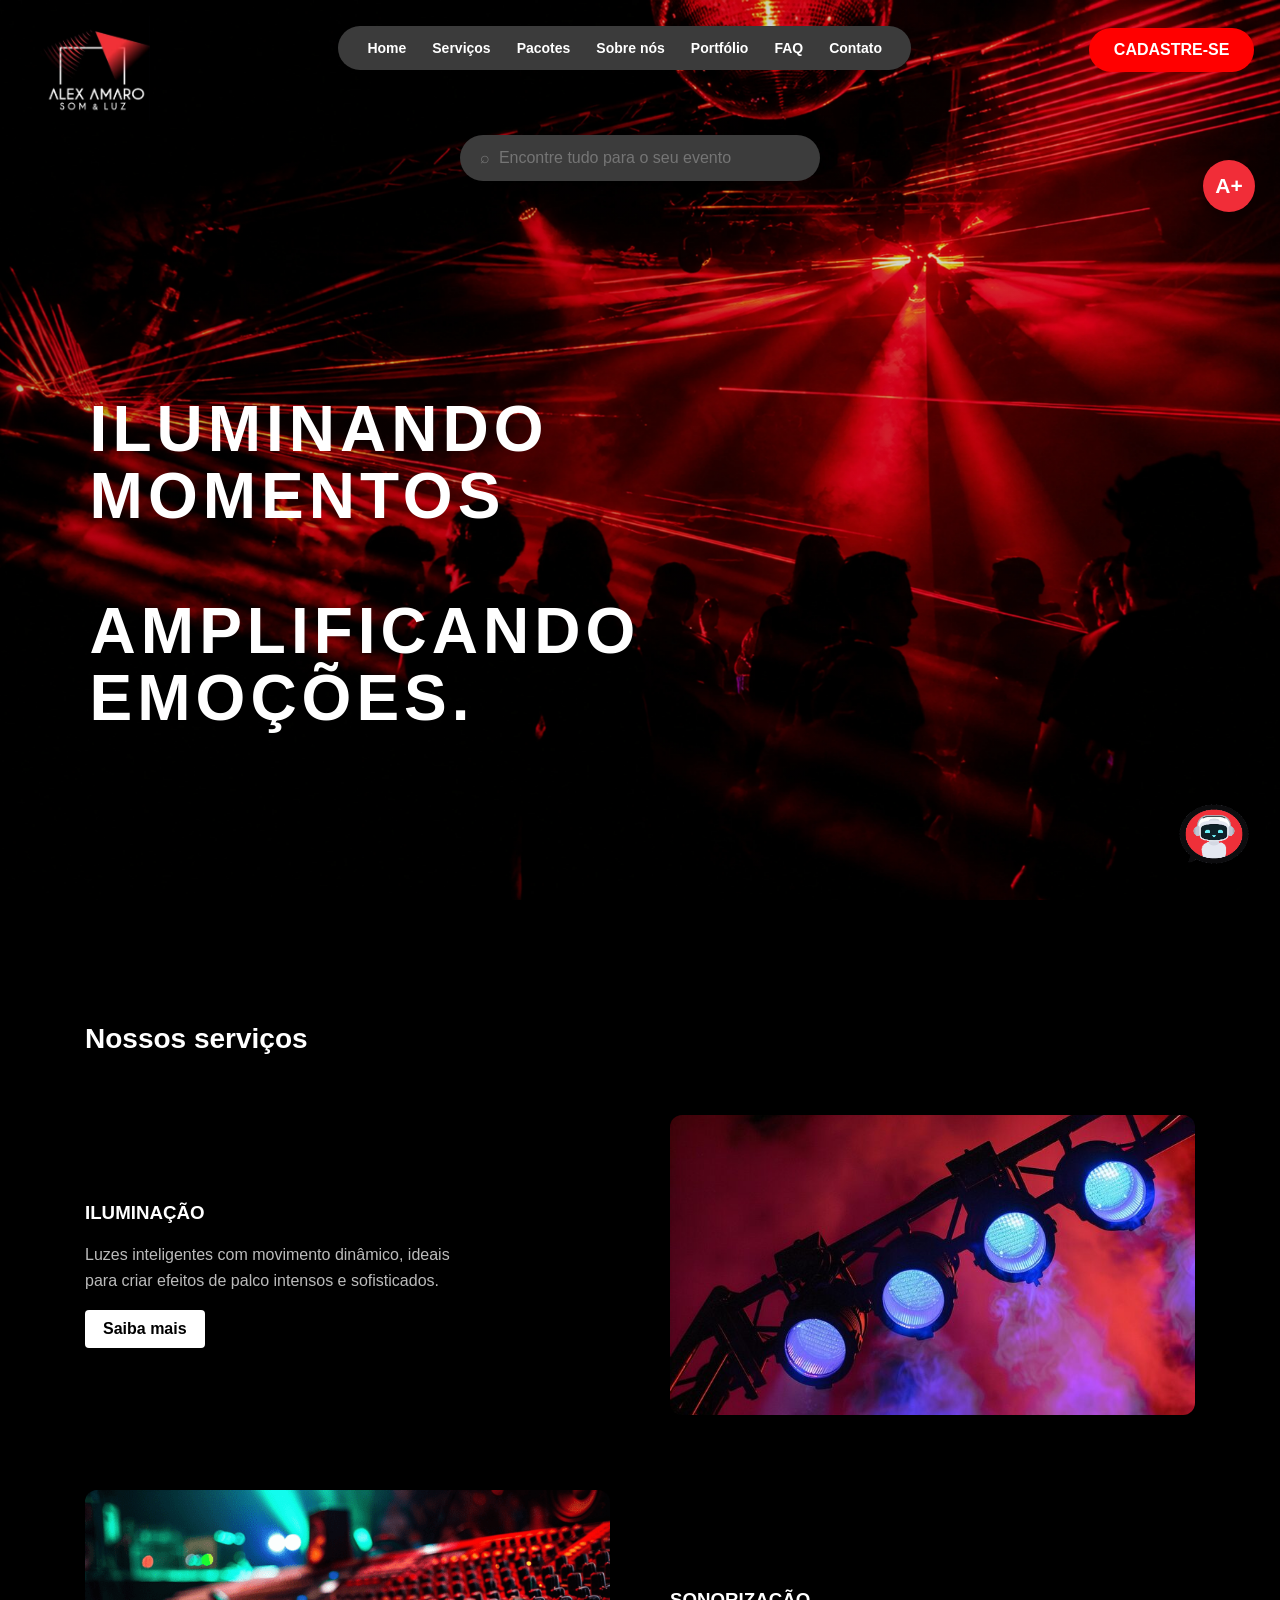
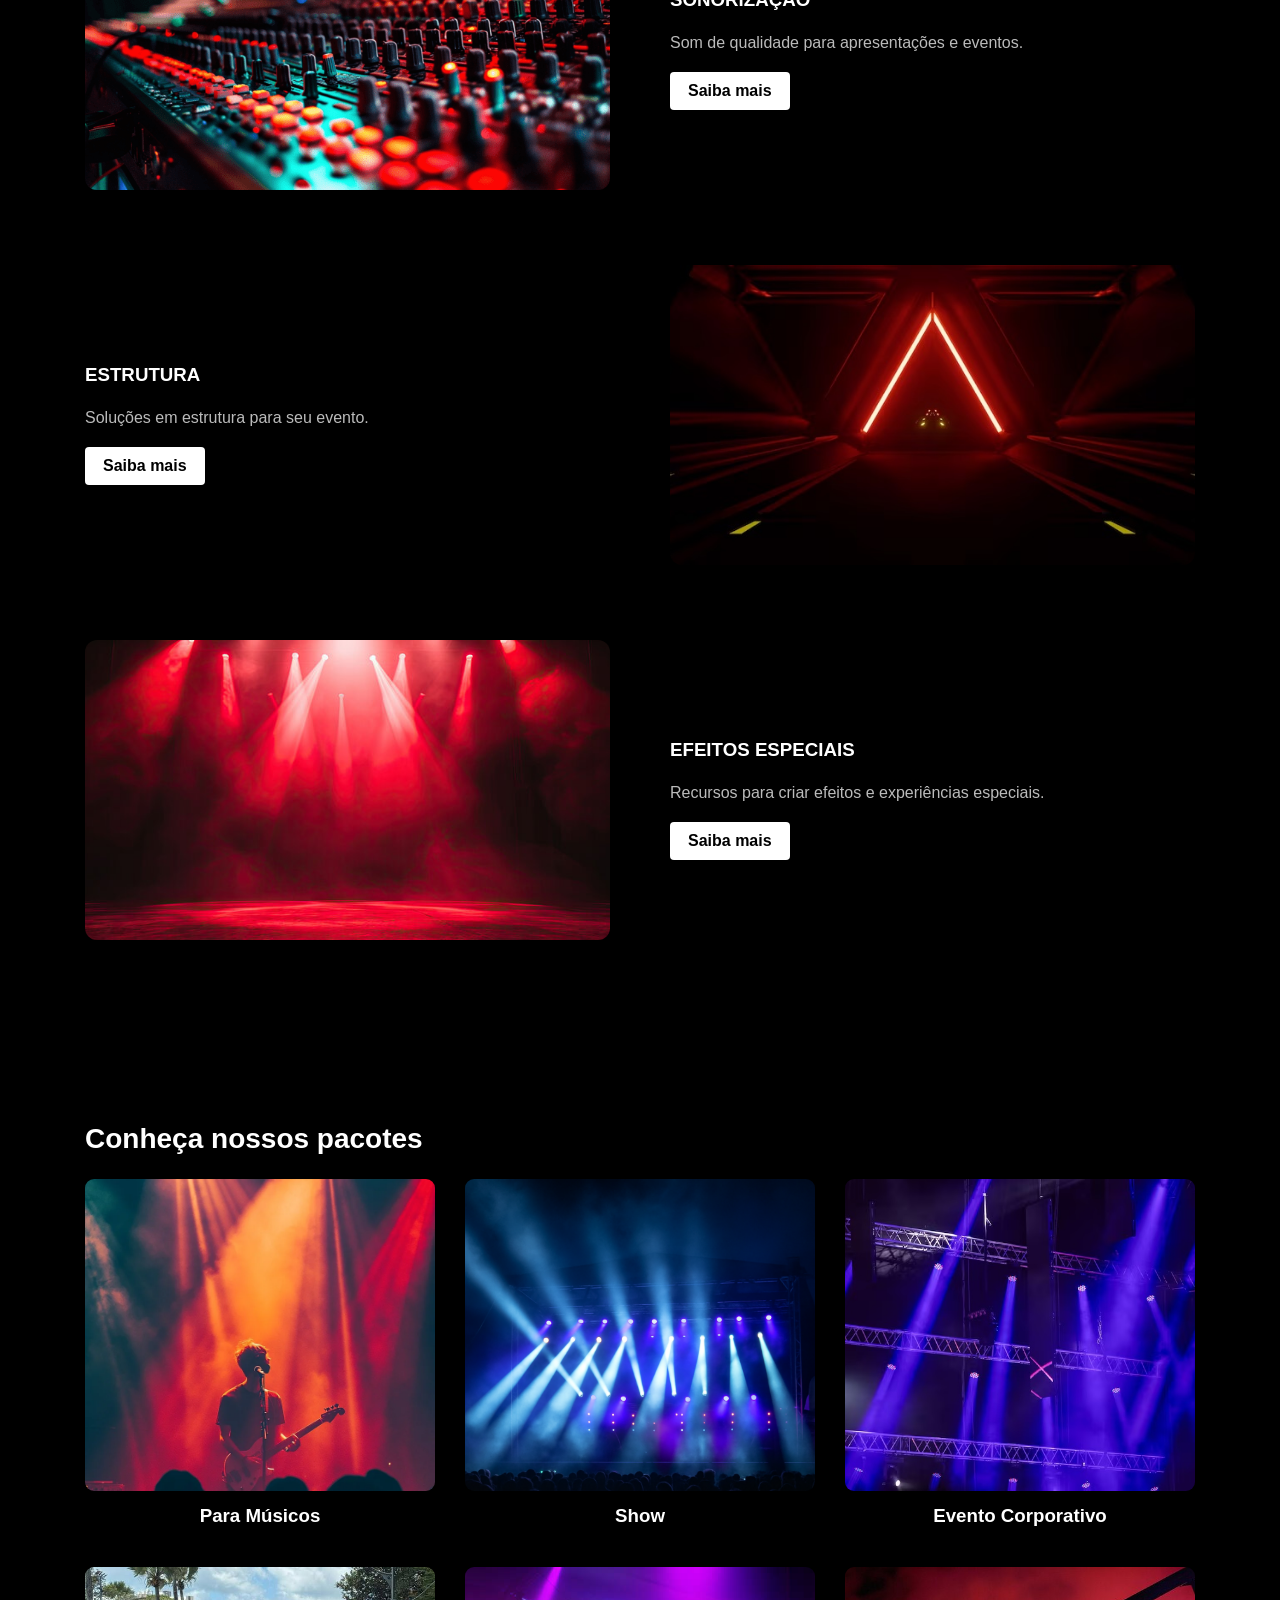
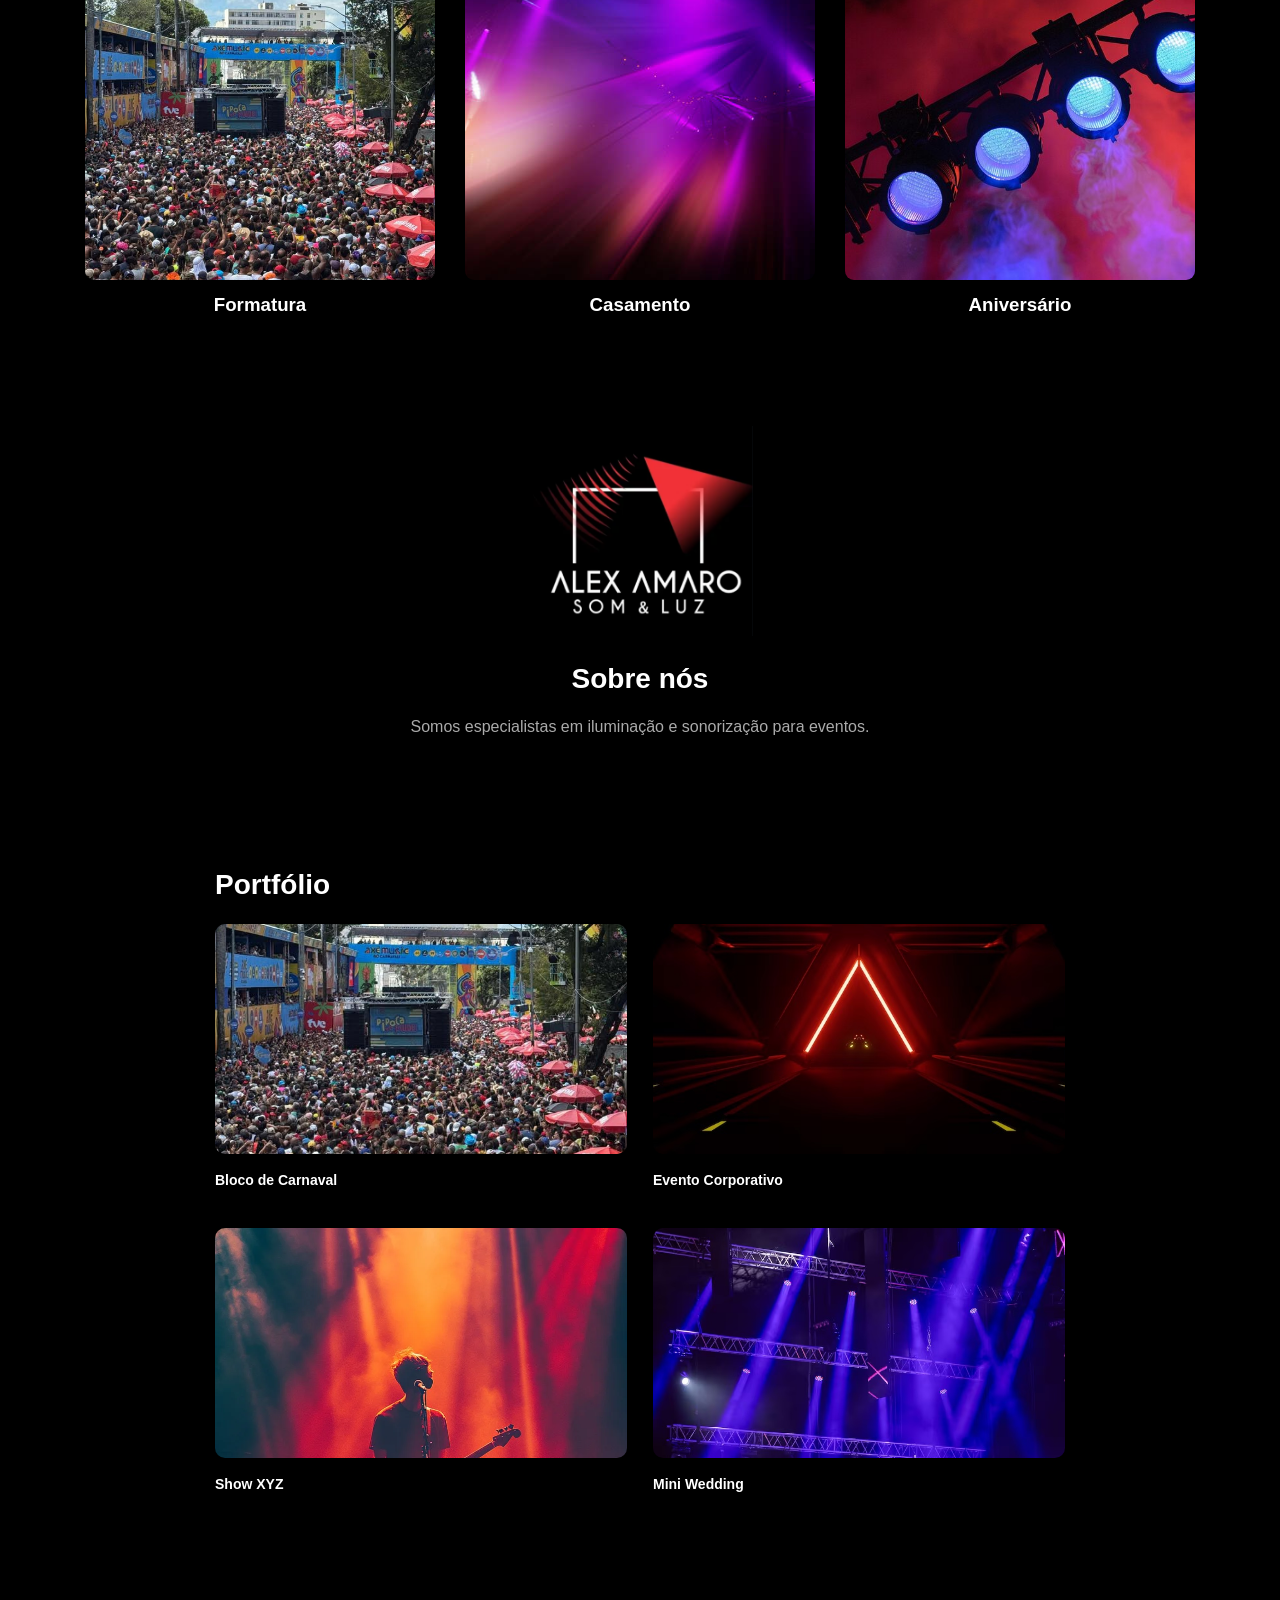
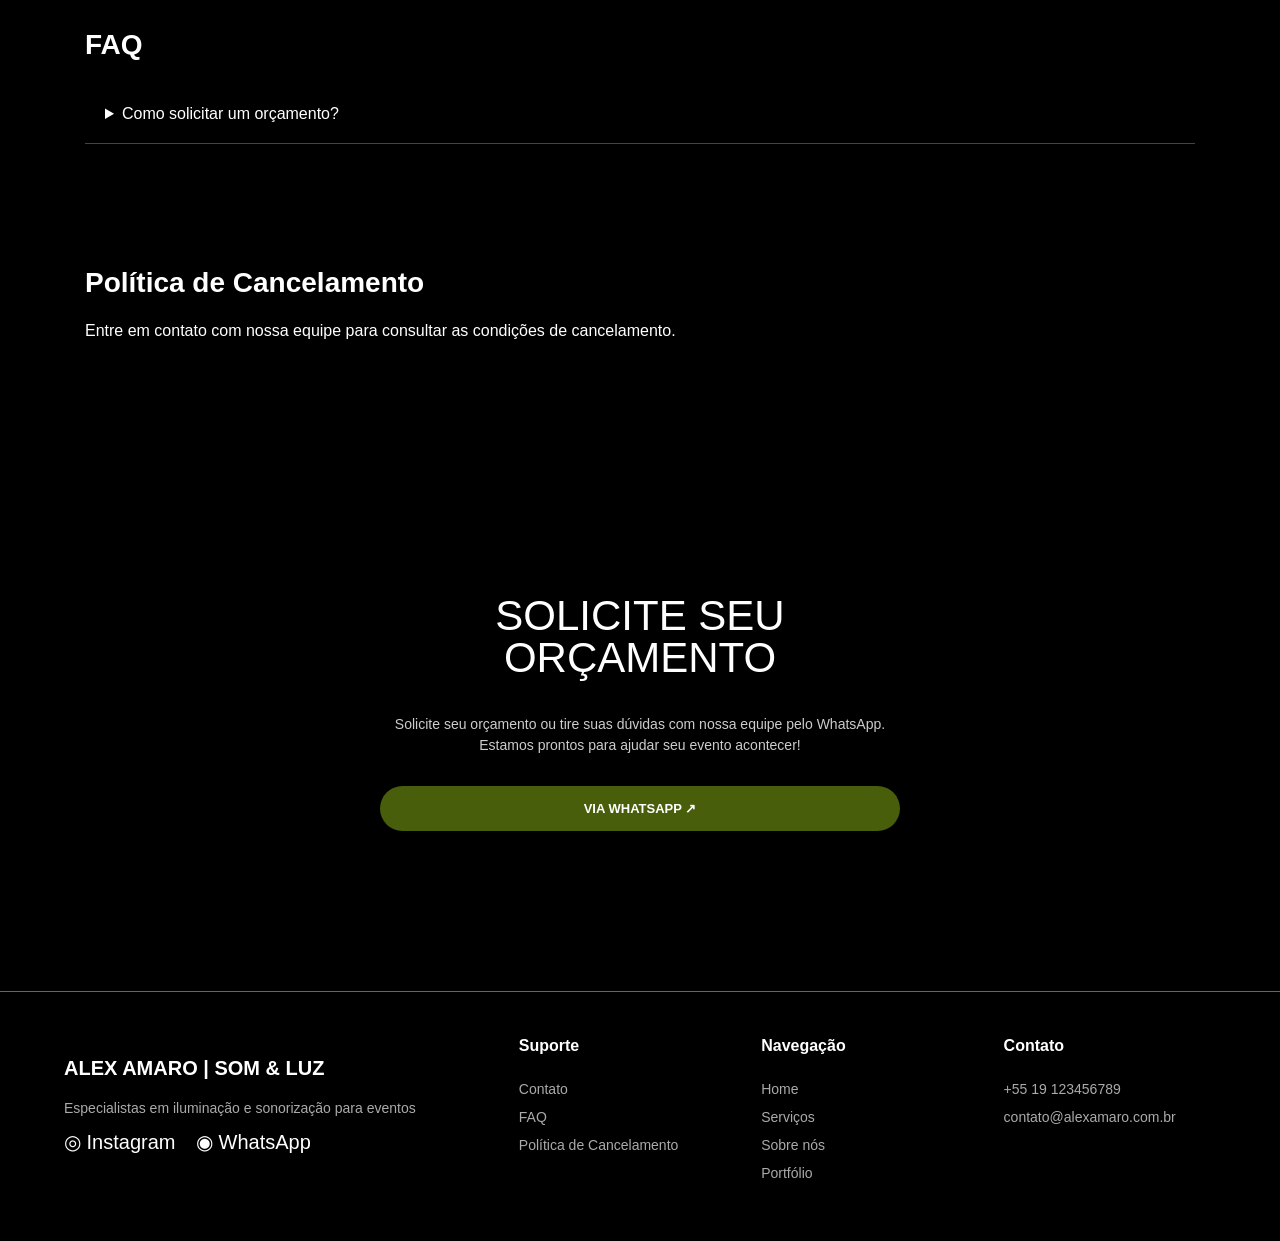
<file: docs/front-end/Código Fonte Front-End/Front-end Alex Amaro/Front-end Alex Amaro/index.html>
<!DOCTYPE html>
<html lang="pt-BR">
 <head>
  <meta charset="utf-8"/>
  <meta content="width=device-width,initial-scale=1" name="viewport"/>
  <title>
   Home | Alex Amaro Som &amp; Luz
  </title>
  <link href="css/style.css" rel="stylesheet"/>
 </head>
 <body class="home">
  <header class="site-header">
   <a class="brand" href="index.html">
    <img alt="Alex Amaro Som &amp; Luz" data-img="logo"/>
   </a>
   <nav class="nav">
    <a href="index.html">
     Home
    </a>
    <a href="index.html#servicos">
     Serviços
    </a>
    <a href="index.html#pacotes">
     Pacotes
    </a>
    <a href="index.html#sobre">
     Sobre nós
    </a>
    <a href="index.html#portfolio">
     Portfólio
    </a>
    <a href="index.html#faq">
     FAQ
    </a>
    <a href="index.html#contato">
     Contato
    </a>
   </nav>
   <div class="account" id="account">
    <a class="register" href="login.html">
     CADASTRE-SE
    </a>
   </div>
   <button aria-label="Abrir menu" class="mobile-menu">
    ☰
   </button>
  </header>
  <section class="hero" aria-label="Apresentação Alex Amaro Som e Luz">
   <div class="hero-search">
    <form action="equipamentos.html">
     <input aria-label="Pesquisar equipamentos" name="busca" placeholder="⌕  Encontre tudo para o seu evento"/>
    </form>
   </div>
   <h1>
    ILUMINANDO
    <br/>
    MOMENTOS
    <br/>
    <br/>
    AMPLIFICANDO
    <br/>
    EMOÇÕES.
   </h1>
  </section>
  <main class="home-main">
   <section id="servicos">
    <h2>
     Nossos serviços
    </h2>
    <article class="service">
     <div>
      <h3>
       ILUMINAÇÃO
      </h3>
      <p>
       Luzes inteligentes com movimento dinâmico, ideais para criar efeitos de palco intensos e sofisticados.
      </p>
      <a class="light-btn" href="equipamentos.html">
       Saiba mais
      </a>
     </div>
     <img alt="ILUMINAÇÃO" data-img="moving" loading="lazy"/>
    </article>
    <article class="service reverse">
     <div>
      <h3>
       SONORIZAÇÃO
      </h3>
      <p>
       Som de qualidade para apresentações e eventos.
      </p>
      <a class="light-btn" href="equipamentos.html">
       Saiba mais
      </a>
     </div>
     <img alt="SONORIZAÇÃO" data-img="mesa" loading="lazy"/>
    </article>
    <article class="service">
     <div>
      <h3>
       ESTRUTURA
      </h3>
      <p>
       Soluções em estrutura para seu evento.
      </p>
      <a class="light-btn" href="equipamentos.html">
       Saiba mais
      </a>
     </div>
     <img alt="ESTRUTURA" data-img="estrutura" loading="lazy"/>
    </article>
    <article class="service reverse">
     <div>
      <h3>
       EFEITOS ESPECIAIS
      </h3>
      <p>
       Recursos para criar efeitos e experiências especiais.
      </p>
      <a class="light-btn" href="equipamentos.html">
       Saiba mais
      </a>
     </div>
     <img alt="EFEITOS ESPECIAIS" data-img="fumaca" loading="lazy"/>
    </article>
   </section>
   <section id="pacotes">
    <h2>
     Conheça nossos pacotes
    </h2>
    <div class="package-grid">
     <a class="package" href="equipamentos.html">
      <img alt="Para Músicos" data-img="musicos" loading="lazy"/>
      <h3>
       Para Músicos
      </h3>
     </a>
     <a class="package" href="equipamentos.html">
      <img alt="Show" data-img="show" loading="lazy"/>
      <h3>
       Show
      </h3>
     </a>
     <a class="package" href="equipamentos.html">
      <img alt="Evento Corporativo" data-img="purple" loading="lazy"/>
      <h3>
       Evento Corporativo
      </h3>
     </a>
     <a class="package" href="equipamentos.html">
      <img alt="Formatura" data-img="carnaval" loading="lazy"/>
      <h3>
       Formatura
      </h3>
     </a>
     <a class="package" href="equipamentos.html">
      <img alt="Casamento" data-img="par" loading="lazy"/>
      <h3>
       Casamento
      </h3>
     </a>
     <a class="package" href="equipamentos.html">
      <img alt="Aniversário" data-img="moving" loading="lazy"/>
      <h3>
       Aniversário
      </h3>
     </a>
    </div>
   </section>
   <section class="about" id="sobre">
    <img alt="Alex Amaro" data-img="logo" loading="lazy"/>
    <h2>
     Sobre nós
    </h2>
    <p>
     Somos especialistas em iluminação e sonorização para eventos.
    </p>
   </section>
   <section class="portfolio" id="portfolio">
    <h2>
     Portfólio
    </h2>
    <div class="portfolio-grid">
     <article>
      <img alt="Bloco de Carnaval" data-img="carnaval" loading="lazy"/>
      <h3>
       Bloco de Carnaval
      </h3>
     </article>
     <article>
      <img alt="Evento Corporativo" data-img="estrutura" loading="lazy"/>
      <h3>
       Evento Corporativo
      </h3>
     </article>
     <article>
      <img alt="Show XYZ" data-img="musicos" loading="lazy"/>
      <h3>
       Show XYZ
      </h3>
     </article>
     <article>
      <img alt="Mini Wedding" data-img="purple" loading="lazy"/>
      <h3>
       Mini Wedding
      </h3>
     </article>
    </div>
   </section>
   <section class="faq" id="faq">
    <h2>
     FAQ
    </h2>
    <details>
     <summary>
      Como solicitar um orçamento?
     </summary>
     <p>
      Selecione os equipamentos desejados e acesse o carrinho para solicitar seu orçamento.
     </p>
    </details>
   </section>
   <section id="politica">
    <h2>
     Política de Cancelamento
    </h2>
    <p>
     Entre em contato com nossa equipe para consultar as condições de cancelamento.
    </p>
   </section>
   <section class="cta">
    <h2>
     SOLICITE SEU
     <br/>
     ORÇAMENTO
    </h2>
    <p>
     Solicite seu orçamento ou tire suas dúvidas com nossa equipe pelo WhatsApp. Estamos prontos para ajudar seu evento acontecer!
    </p>
    <a href="https://wa.me/5519123456789" rel="noopener" target="_blank">
     VIA WHATSAPP ↗
    </a>
   </section>
  </main>
  <footer id="contato">
   <div>
    <h3>
     ALEX AMARO | SOM &amp; LUZ
    </h3>
    <p>
     Especialistas em iluminação e sonorização para eventos
    </p>
    <p class="social">
     <a href="https://www.instagram.com/" rel="noopener" target="_blank">
      ◎ Instagram
     </a>
     <a href="https://wa.me/5519123456789" rel="noopener" target="_blank">
      ◉ WhatsApp
     </a>
    </p>
   </div>
   <div>
    <b>
     Suporte
    </b>
    <a href="index.html#contato">
     Contato
    </a>
    <a href="index.html#faq">
     FAQ
    </a>
    <a href="index.html#politica">
     Política de Cancelamento
    </a>
   </div>
   <div>
    <b>
     Navegação
    </b>
    <a href="index.html">
     Home
    </a>
    <a href="index.html#servicos">
     Serviços
    </a>
    <a href="index.html#sobre">
     Sobre nós
    </a>
    <a href="index.html#portfolio">
     Portfólio
    </a>
   </div>
   <div>
    <b>
     Contato
    </b>
    <a href="tel:+5519123456789">
     +55 19 123456789
    </a>
    <a href="mailto:contato@alexamaro.com.br">
     contato@alexamaro.com.br
    </a>
   </div>
  </footer>
  <script src="js/assets.js">
  </script>
  <script src="js/script.js">
  </script>
 </body>
</html>
</file>
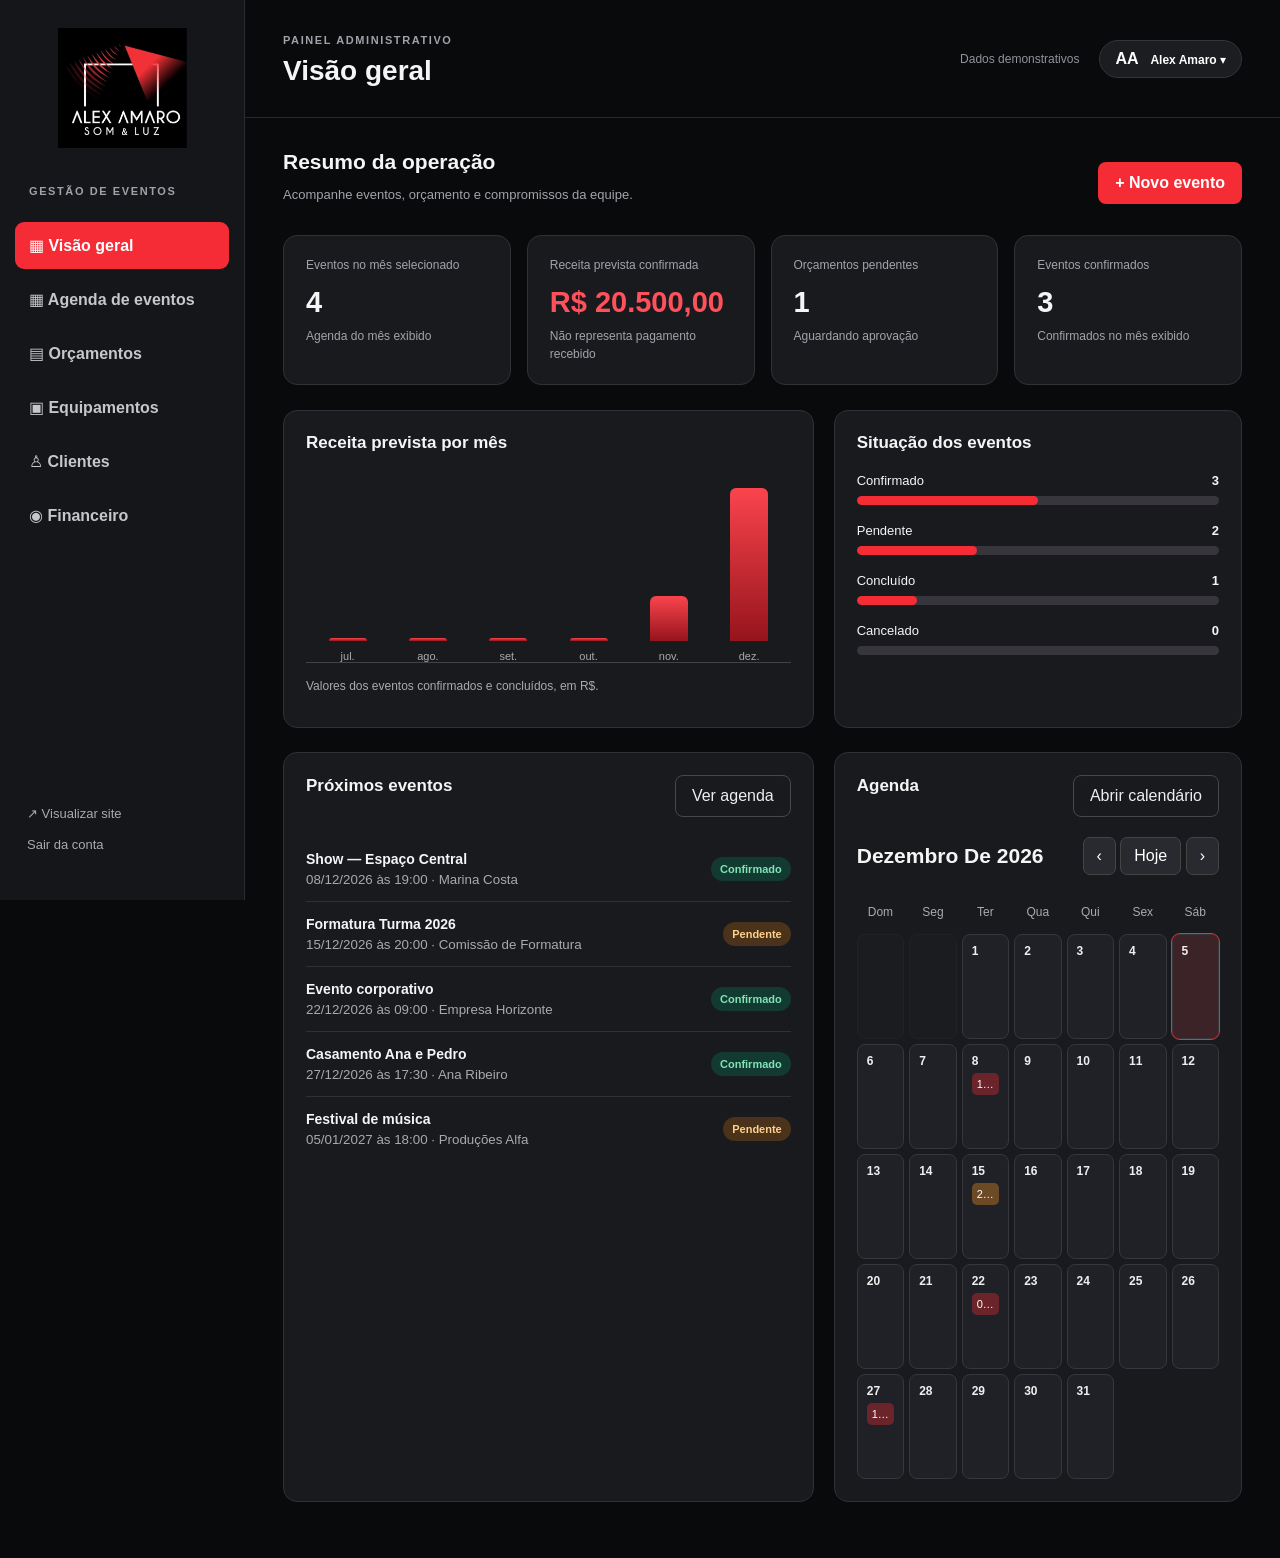
<file: docs/front-end/Código Fonte Front-End/Front-end Alex Amaro/Front-end Alex Amaro/admin.html>
<!DOCTYPE html>
<html lang="pt-BR">
 <head>
  <meta charset="utf-8"/>
  <meta content="width=device-width,initial-scale=1" name="viewport"/>
  <title>
   Gestão de Eventos | Alex Amaro
  </title>
  <link href="css/admin.css" rel="stylesheet"/>
 </head>
 <body>
  <aside class="sidebar">
   <a class="logo" href="admin.html">
    <img alt="Alex Amaro Som &amp; Luz" src="img/logo.png"/>
   </a>
   <p class="side-caption">
    GESTÃO DE EVENTOS
   </p>
   <nav aria-label="Administração">
    <button class="nav-item active" data-view="dashboard">
     ▦ Visão geral
    </button>
    <button class="nav-item" data-view="agenda">
     ▦ Agenda de eventos
    </button>
    <button class="nav-item" data-view="pedidos">
     ▤ Orçamentos
    </button>
    <button class="nav-item" data-view="equipamentos">
     ▣ Equipamentos
    </button>
    <button class="nav-item" data-view="clientes">
     ♙ Clientes
    </button>
    <button class="nav-item" data-view="financeiro">
     ◉ Financeiro
    </button>
   </nav>
   <div class="side-bottom">
    <a href="index.html">
     ↗ Visualizar site
    </a>
    <button id="logout">
     Sair da conta
    </button>
   </div>
  </aside>
  <div class="workspace">
   <header class="topbar">
    <button aria-label="Abrir menu" id="menuToggle">
     ☰
    </button>
    <div>
     <span class="eyebrow">
      PAINEL ADMINISTRATIVO
     </span>
     <h1 id="pageTitle">
      Visão geral
     </h1>
    </div>
    <div class="top-actions">
     <span class="demo">
      Dados demonstrativos
     </span>
     <button aria-expanded="false" class="profile" id="profileButton">
      AA
      <span>
       Alex Amaro ▾
      </span>
     </button>
     <div class="profile-menu" hidden="" id="profileMenu">
      <span>
       Administrador
      </span>
      <button id="profileExit">
       Encerrar sessão
      </button>
     </div>
    </div>
   </header>
   <main id="content">
   </main>
  </div>
  <dialog id="eventDialog">
   <form id="eventForm">
    <div class="dialog-heading">
     <h2 id="dialogTitle">
      Novo evento
     </h2>
     <button aria-label="Fechar" id="closeDialog" type="button">
      ×
     </button>
    </div>
    <input name="id" type="hidden"/>
    <label>
     Nome do evento
     <input maxlength="90" name="title" placeholder="Ex.: Show no Espaço Central" required=""/>
    </label>
    <div class="form-grid">
     <label>
      Data
      <input name="date" required="" type="date"/>
     </label>
     <label>
      Horário
      <input name="time" required="" type="time"/>
     </label>
    </div>
    <label>
     Cliente
     <input name="client" placeholder="Nome do contratante" required=""/>
    </label>
    <label>
     Local
     <input name="location" placeholder="Local do evento" required=""/>
    </label>
    <div class="form-grid">
     <label>
      Serviço
      <select name="service">
       <option>
        Iluminação
       </option>
       <option>
        Sonorização
       </option>
       <option>
        Estrutura
       </option>
       <option>
        Efeitos especiais
       </option>
       <option>
        Pacote completo
       </option>
      </select>
     </label>
     <label>
      Status
      <select name="status">
       <option>
        Confirmado
       </option>
       <option>
        Pendente
       </option>
       <option>
        Concluído
       </option>
       <option>
        Cancelado
       </option>
      </select>
     </label>
    </div>
    <label>
     Valor previsto (R$)
     <input min="0" name="value" step="0.01" type="number" value="0"/>
    </label>
    <fieldset class="equipment-fieldset">
     <legend>
      Equipamentos para este evento
     </legend>
     <p class="muted">
      Informe as quantidades. Reservas são bloqueadas quando excedem o estoque na mesma data.
     </p>
     <div id="equipmentInputs">
     </div>
     <p class="form-error" id="equipmentError" role="alert">
     </p>
    </fieldset>
    <label>
     Observações
     <textarea name="notes" placeholder="Montagem, equipe, necessidades..." rows="2"></textarea>
    </label>
    <div class="dialog-actions">
     <button class="outline" id="cancelDialog" type="button">
      Cancelar
     </button>
     <button class="primary" type="submit">
      Salvar evento
     </button>
    </div>
   </form>
  </dialog>
  <div aria-live="polite" class="toast" id="toast" role="status">
  </div>
  <script defer="" src="js/admin.js">
  </script>
 </body>
</html>
</file>
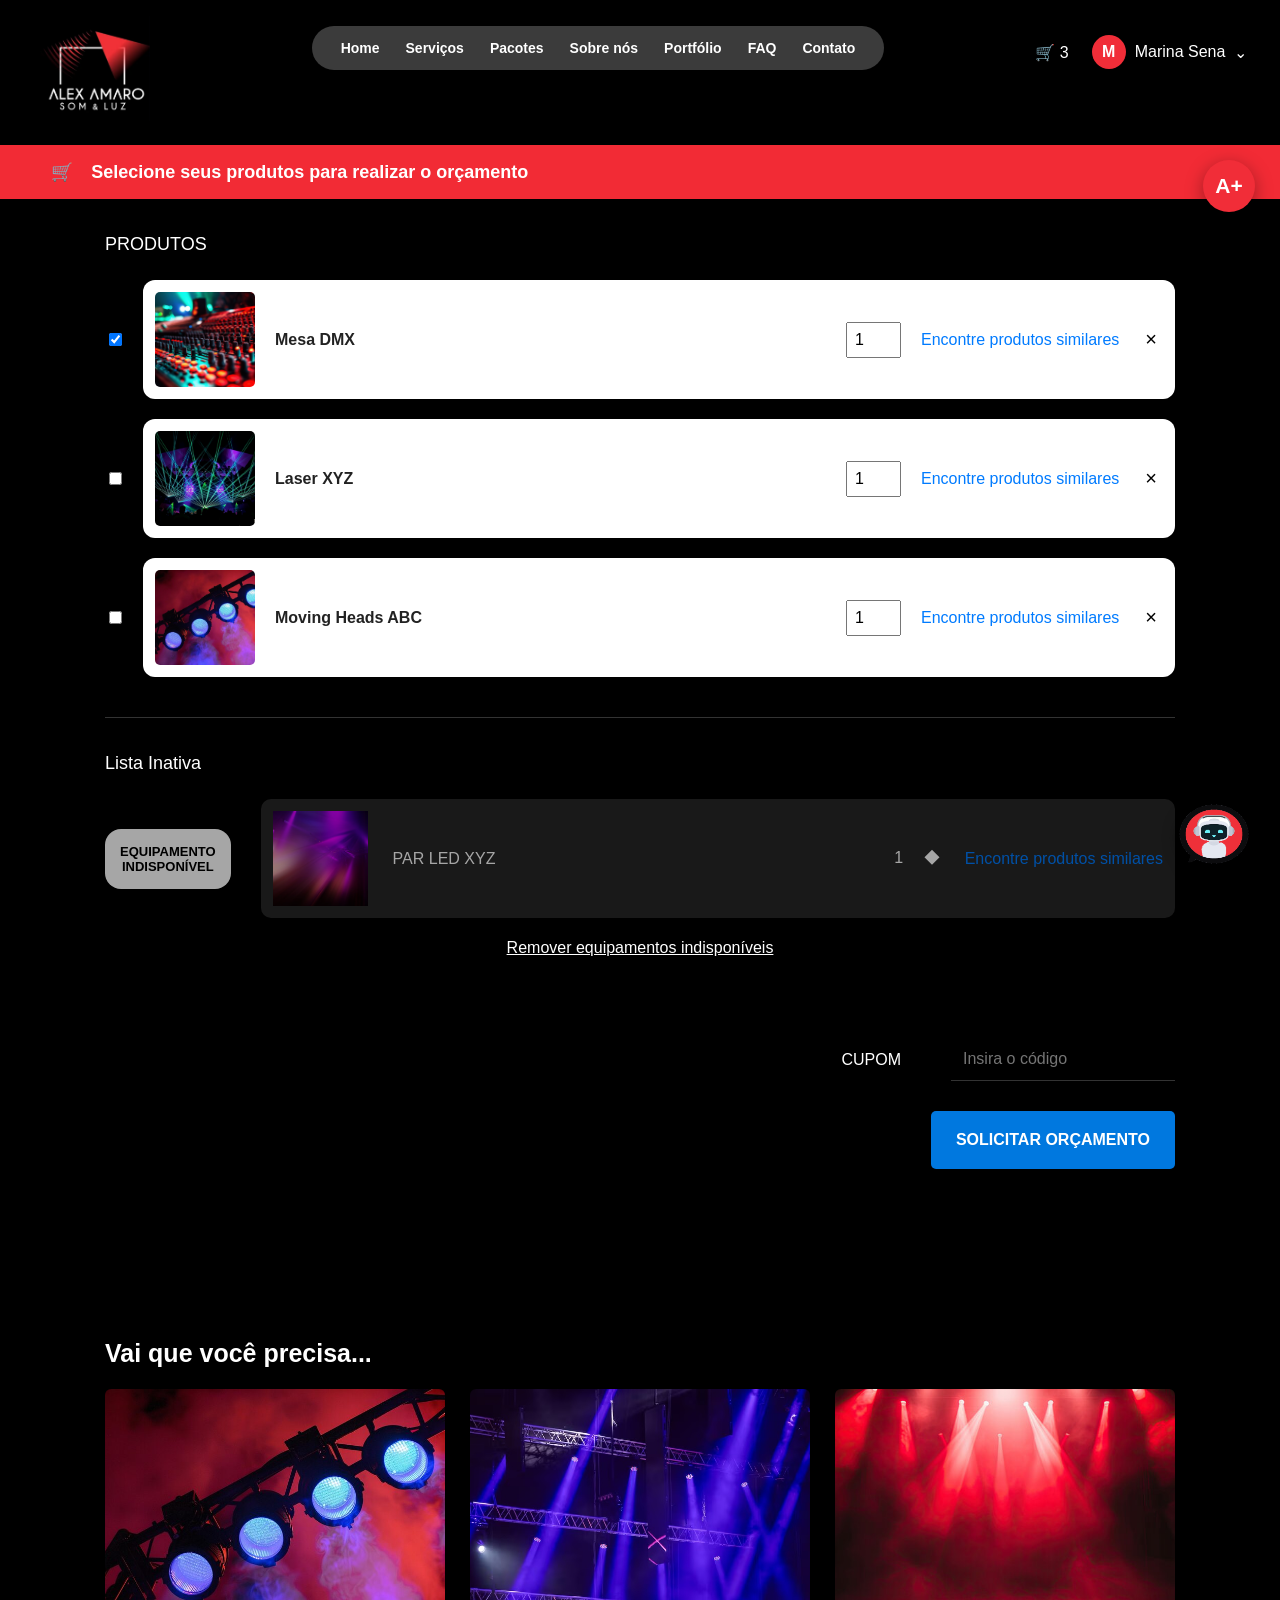
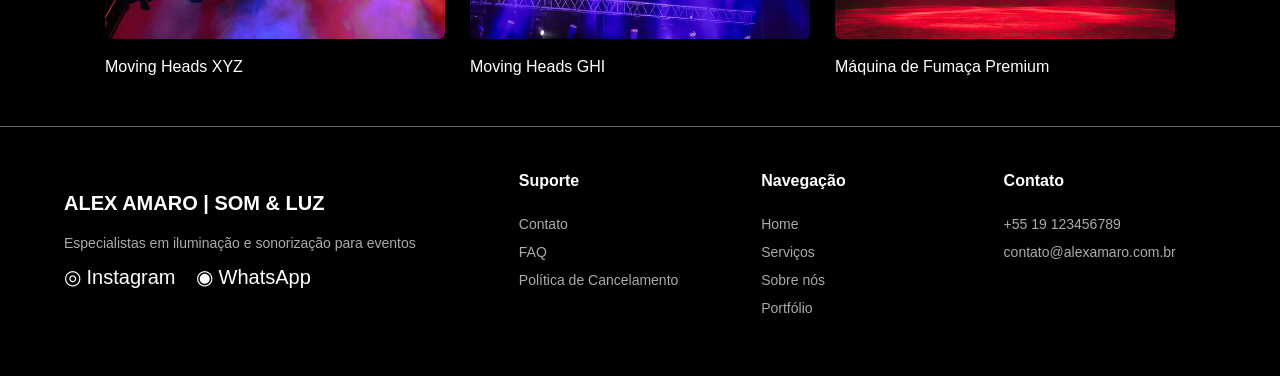
<file: docs/front-end/Código Fonte Front-End/Front-end Alex Amaro/Front-end Alex Amaro/carrinho.html>
<!DOCTYPE html>
<html lang="pt-BR">
 <head>
  <meta charset="utf-8"/>
  <meta content="width=device-width,initial-scale=1" name="viewport"/>
  <title>
   Carrinho de Compras | Alex Amaro Som &amp; Luz
  </title>
  <link href="css/style.css" rel="stylesheet"/>
 </head>
 <body class="internal">
  <header class="site-header">
   <a class="brand" href="index.html">
    <img alt="Alex Amaro Som &amp; Luz" data-img="logo"/>
   </a>
   <nav class="nav">
    <a href="index.html">
     Home
    </a>
    <a href="index.html#servicos">
     Serviços
    </a>
    <a href="index.html#pacotes">
     Pacotes
    </a>
    <a href="index.html#sobre">
     Sobre nós
    </a>
    <a href="index.html#portfolio">
     Portfólio
    </a>
    <a href="index.html#faq">
     FAQ
    </a>
    <a href="index.html#contato">
     Contato
    </a>
   </nav>
   <div class="account" id="account">
    <a class="register" href="login.html">
     CADASTRE-SE
    </a>
   </div>
   <button aria-label="Abrir menu" class="mobile-menu">
    ☰
   </button>
  </header>
  <main class="cart-main">
   <div class="cart-banner">
    🛒　Selecione seus produtos para realizar o orçamento
   </div>
   <div class="cart-wrap">
    <h2>
     PRODUTOS
    </h2>
    <div id="cartItems">
    </div>
    <hr/>
    <h2>
     Lista Inativa
    </h2>
    <div class="inactive">
     <strong>
      EQUIPAMENTO
      <br/>
      INDISPONÍVEL
     </strong>
     <div class="inactive-card">
      <img alt="PAR LED XYZ" data-img="par"/>
      <span>
       PAR LED XYZ
      </span>
      <span>
       1　 ◆
      </span>
      <a href="equipamentos.html">
       Encontre produtos similares
      </a>
     </div>
    </div>
    <button class="remove-inactive" id="removeInactive">
     Remover equipamentos indisponíveis
    </button>
    <div class="checkout">
     <label>
      CUPOM
      <input id="coupon" placeholder="Insira o código"/>
     </label>
     <button class="blue-btn" id="requestQuote">
      SOLICITAR ORÇAMENTO
     </button>
    </div>
    <section class="recommend">
     <h2>
      Vai que você precisa...
     </h2>
     <div class="recommend-grid">
      <article>
       <button class="recommend-add" data-product="Moving Heads XYZ">
        <img alt="Moving Heads XYZ" data-img="moving" loading="lazy"/>
        <span>
         Moving Heads XYZ
        </span>
       </button>
      </article>
      <article>
       <button class="recommend-add" data-product="Moving Heads GHI">
        <img alt="Moving Heads GHI" data-img="purple" loading="lazy"/>
        <span>
         Moving Heads GHI
        </span>
       </button>
      </article>
      <article>
       <button class="recommend-add" data-product="Máquina de Fumaça Premium">
        <img alt="Máquina de Fumaça Premium" data-img="fumaca" loading="lazy"/>
        <span>
         Máquina de Fumaça Premium
        </span>
       </button>
      </article>
     </div>
    </section>
   </div>
  </main>
  <footer id="contato">
   <div>
    <h3>
     ALEX AMARO | SOM &amp; LUZ
    </h3>
    <p>
     Especialistas em iluminação e sonorização para eventos
    </p>
    <p class="social">
     <a href="https://www.instagram.com/" rel="noopener" target="_blank">
      ◎ Instagram
     </a>
     <a href="https://wa.me/5519123456789" rel="noopener" target="_blank">
      ◉ WhatsApp
     </a>
    </p>
   </div>
   <div>
    <b>
     Suporte
    </b>
    <a href="index.html#contato">
     Contato
    </a>
    <a href="index.html#faq">
     FAQ
    </a>
    <a href="index.html#politica">
     Política de Cancelamento
    </a>
   </div>
   <div>
    <b>
     Navegação
    </b>
    <a href="index.html">
     Home
    </a>
    <a href="index.html#servicos">
     Serviços
    </a>
    <a href="index.html#sobre">
     Sobre nós
    </a>
    <a href="index.html#portfolio">
     Portfólio
    </a>
   </div>
   <div>
    <b>
     Contato
    </b>
    <a href="tel:+5519123456789">
     +55 19 123456789
    </a>
    <a href="mailto:contato@alexamaro.com.br">
     contato@alexamaro.com.br
    </a>
   </div>
  </footer>
  <script src="js/assets.js">
  </script>
  <script src="js/script.js">
  </script>
 </body>
</html>
</file>
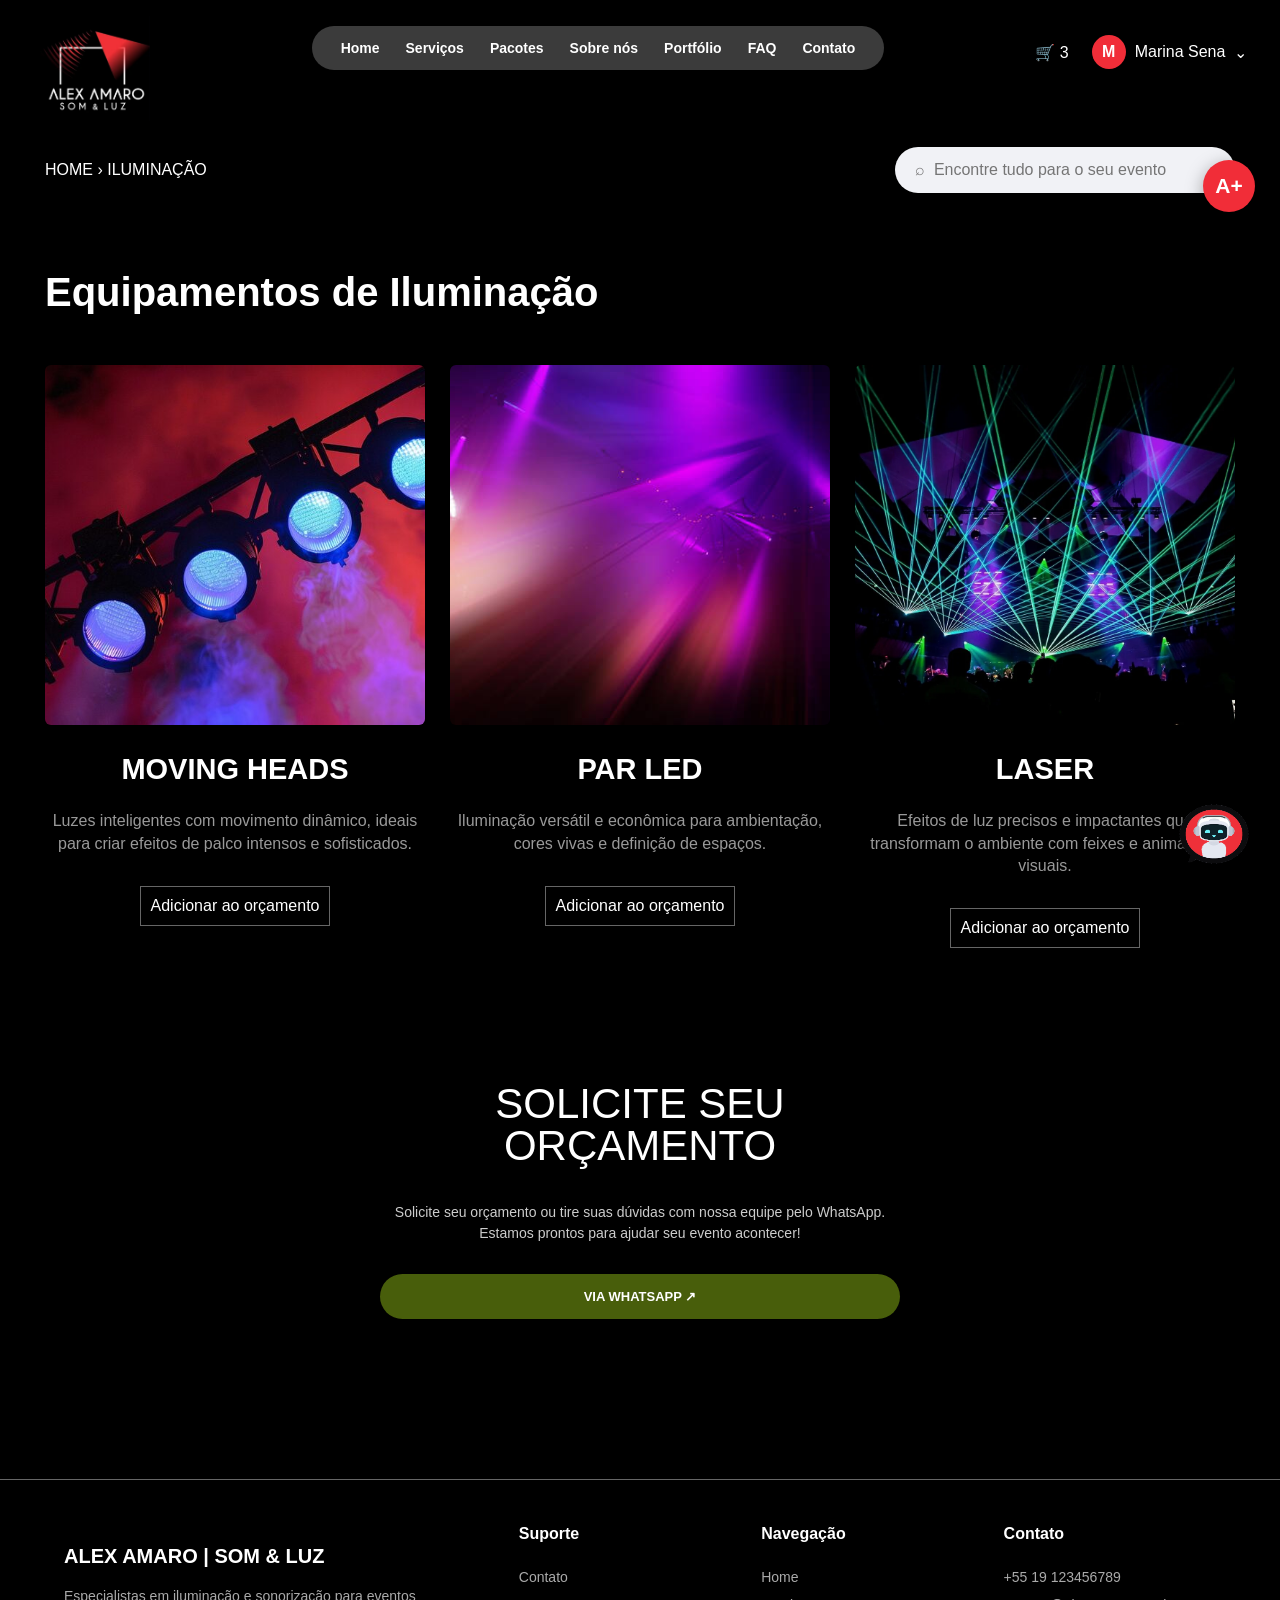
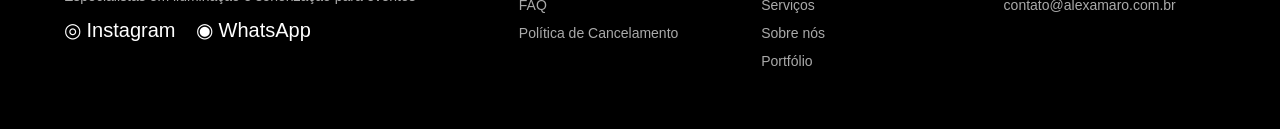
<file: docs/front-end/Código Fonte Front-End/Front-end Alex Amaro/Front-end Alex Amaro/equipamentos.html>
<!DOCTYPE html>
<html lang="pt-BR">
 <head>
  <meta charset="utf-8"/>
  <meta content="width=device-width,initial-scale=1" name="viewport"/>
  <title>
   Equipamentos de Iluminação | Alex Amaro Som &amp; Luz
  </title>
  <link href="css/style.css" rel="stylesheet"/>
 </head>
 <body class="internal">
  <header class="site-header">
   <a class="brand" href="index.html">
    <img alt="Alex Amaro Som &amp; Luz" data-img="logo"/>
   </a>
   <nav class="nav">
    <a href="index.html">
     Home
    </a>
    <a href="index.html#servicos">
     Serviços
    </a>
    <a href="index.html#pacotes">
     Pacotes
    </a>
    <a href="index.html#sobre">
     Sobre nós
    </a>
    <a href="index.html#portfolio">
     Portfólio
    </a>
    <a href="index.html#faq">
     FAQ
    </a>
    <a href="index.html#contato">
     Contato
    </a>
   </nav>
   <div class="account" id="account">
    <a class="register" href="login.html">
     CADASTRE-SE
    </a>
   </div>
   <button aria-label="Abrir menu" class="mobile-menu">
    ☰
   </button>
  </header>
  <main class="equipment-main">
   <div class="equipment-top">
    <p>
     HOME › ILUMINAÇÃO
    </p>
    <form action="equipamentos.html">
     <input name="busca" placeholder="⌕  Encontre tudo para o seu evento"/>
    </form>
   </div>
   <h1>
    Equipamentos de Iluminação
   </h1>
   <div class="equipment-grid">
    <article>
     <img alt="MOVING HEADS" data-img="moving" loading="lazy"/>
     <h2>
      MOVING HEADS
     </h2>
     <p>
      Luzes inteligentes com movimento dinâmico, ideais para criar efeitos de palco intensos e sofisticados.
     </p>
     <button class="add-btn" data-product="MOVING HEADS">
      Adicionar ao orçamento
     </button>
    </article>
    <article>
     <img alt="PAR LED" data-img="par" loading="lazy"/>
     <h2>
      PAR LED
     </h2>
     <p>
      Iluminação versátil e econômica para ambientação, cores vivas e definição de espaços.
     </p>
     <button class="add-btn" data-product="PAR LED">
      Adicionar ao orçamento
     </button>
    </article>
    <article>
     <img alt="LASER" data-img="laser" loading="lazy"/>
     <h2>
      LASER
     </h2>
     <p>
      Efeitos de luz precisos e impactantes que transformam o ambiente com feixes e animações visuais.
     </p>
     <button class="add-btn" data-product="LASER">
      Adicionar ao orçamento
     </button>
    </article>
   </div>
   <section class="cta">
    <h2>
     SOLICITE SEU
     <br/>
     ORÇAMENTO
    </h2>
    <p>
     Solicite seu orçamento ou tire suas dúvidas com nossa equipe pelo WhatsApp. Estamos prontos para ajudar seu evento acontecer!
    </p>
    <a href="https://wa.me/5519123456789" rel="noopener" target="_blank">
     VIA WHATSAPP ↗
    </a>
   </section>
  </main>
  <footer id="contato">
   <div>
    <h3>
     ALEX AMARO | SOM &amp; LUZ
    </h3>
    <p>
     Especialistas em iluminação e sonorização para eventos
    </p>
    <p class="social">
     <a href="https://www.instagram.com/" rel="noopener" target="_blank">
      ◎ Instagram
     </a>
     <a href="https://wa.me/5519123456789" rel="noopener" target="_blank">
      ◉ WhatsApp
     </a>
    </p>
   </div>
   <div>
    <b>
     Suporte
    </b>
    <a href="index.html#contato">
     Contato
    </a>
    <a href="index.html#faq">
     FAQ
    </a>
    <a href="index.html#politica">
     Política de Cancelamento
    </a>
   </div>
   <div>
    <b>
     Navegação
    </b>
    <a href="index.html">
     Home
    </a>
    <a href="index.html#servicos">
     Serviços
    </a>
    <a href="index.html#sobre">
     Sobre nós
    </a>
    <a href="index.html#portfolio">
     Portfólio
    </a>
   </div>
   <div>
    <b>
     Contato
    </b>
    <a href="tel:+5519123456789">
     +55 19 123456789
    </a>
    <a href="mailto:contato@alexamaro.com.br">
     contato@alexamaro.com.br
    </a>
   </div>
  </footer>
  <script src="js/assets.js">
  </script>
  <script src="js/script.js">
  </script>
 </body>
</html>
</file>
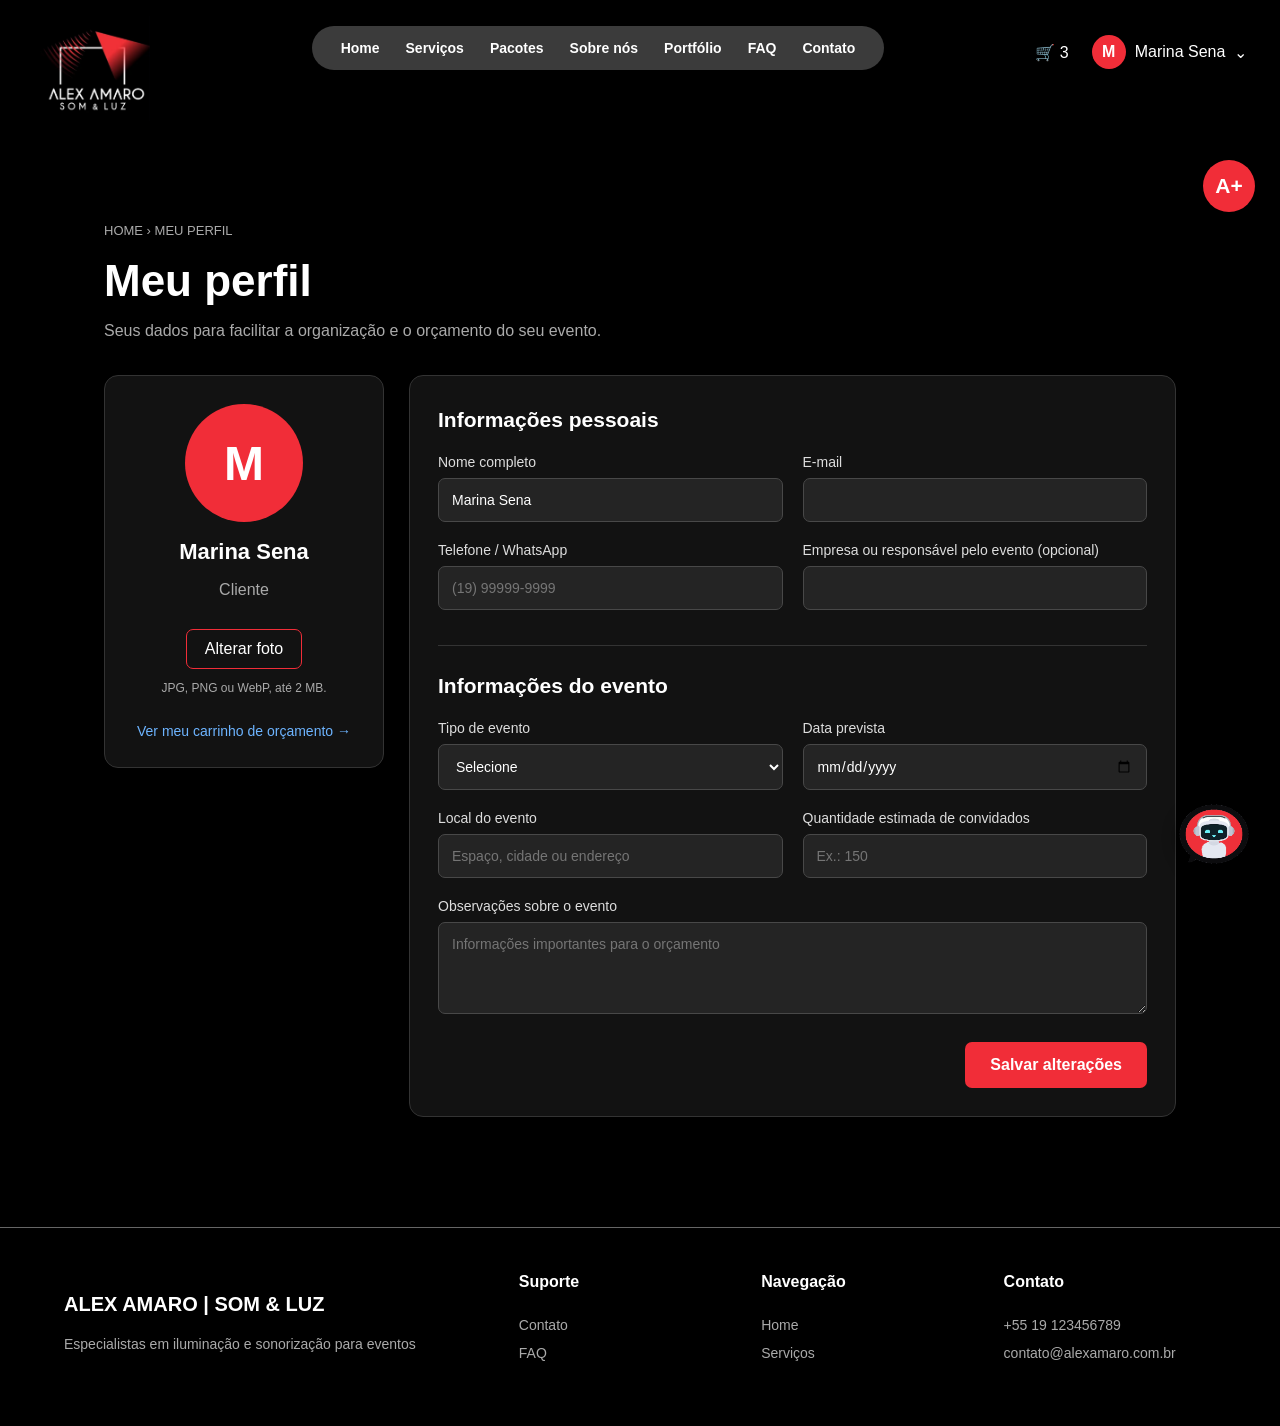
<file: docs/front-end/Código Fonte Front-End/Front-end Alex Amaro/Front-end Alex Amaro/perfil.html>
<!DOCTYPE html>
<html lang="pt-BR">
<head>
  <meta charset="UTF-8">
  <meta name="viewport" content="width=device-width, initial-scale=1">
  <title>Meu perfil | Alex Amaro Som &amp; Luz</title>
  <link rel="stylesheet" href="css/style.css">
  <link rel="stylesheet" href="css/perfil.css">
  <script src="js/assets.js" defer></script>
  <script src="js/script.js" defer></script>
  <script src="js/perfil.js" defer></script>
</head>
<body class="internal profile-page">
  <header class="site-header">
    <a class="brand" href="index.html"><img data-img="logo" alt="Alex Amaro Som &amp; Luz"></a>
    <nav class="nav" aria-label="Navegação principal">
      <a href="index.html">Home</a><a href="index.html#servicos">Serviços</a><a href="index.html#pacotes">Pacotes</a>
      <a href="index.html#sobre">Sobre nós</a><a href="index.html#portfolio">Portfólio</a><a href="index.html#faq">FAQ</a><a href="index.html#contato">Contato</a>
    </nav>
    <div class="account" id="account"></div>
    <button class="mobile-menu" aria-label="Abrir menu">☰</button>
  </header>
  <main class="profile-main">
    <p class="breadcrumb"><a href="index.html">HOME</a> › MEU PERFIL</p>
    <h1>Meu perfil</h1>
    <p class="profile-subtitle">Seus dados para facilitar a organização e o orçamento do seu evento.</p>
    <div class="profile-grid">
      <aside class="profile-summary">
        <div class="profile-picture" id="profilePicture" role="img" aria-label="Foto do perfil">M</div>
        <h2 id="profileName">Marina Sena</h2>
        <p>Cliente</p>
        <label class="photo-action" for="profilePhoto">Alterar foto</label>
        <input type="file" id="profilePhoto" accept="image/png,image/jpeg,image/webp" hidden>
        <p class="photo-help">JPG, PNG ou WebP, até 2 MB.</p>
        <a class="profile-cart-link" href="carrinho.html">Ver meu carrinho de orçamento →</a>
      </aside>
      <section class="profile-details" aria-labelledby="detailsHeading">
        <h2 id="detailsHeading">Informações pessoais</h2>
        <form id="profileForm">
          <div class="profile-fields">
            <label>Nome completo<input id="clientName" name="name" required maxlength="100" autocomplete="name"></label>
            <label>E-mail<input id="clientEmail" name="email" type="email" autocomplete="email"></label>
            <label>Telefone / WhatsApp<input id="clientPhone" name="phone" type="tel" autocomplete="tel" placeholder="(19) 99999-9999"></label>
            <label>Empresa ou responsável pelo evento (opcional)<input id="clientCompany" name="company" maxlength="100"></label>
          </div>
          <h2>Informações do evento</h2>
          <div class="profile-fields">
            <label>Tipo de evento<select name="eventType" id="eventType"><option value="">Selecione</option><option>Casamento</option><option>Formatura</option><option>Aniversário</option><option>Show</option><option>Evento corporativo</option><option>Outro</option></select></label>
            <label>Data prevista<input name="eventDate" id="eventDate" type="date"></label>
            <label>Local do evento<input name="venue" id="venue" placeholder="Espaço, cidade ou endereço"></label>
            <label>Quantidade estimada de convidados<input name="guests" id="guests" type="number" min="1" step="1" placeholder="Ex.: 150"></label>
          </div>
          <label class="profile-notes">Observações sobre o evento<textarea name="notes" id="notes" rows="4" placeholder="Informações importantes para o orçamento"></textarea></label>
          <div class="profile-actions"><span id="profileFeedback" role="status" aria-live="polite"></span><button class="save-profile" type="submit">Salvar alterações</button></div>
        </form>
      </section>
    </div>
  </main>
  <footer id="contato"><div><h3>ALEX AMARO | SOM &amp; LUZ</h3><p>Especialistas em iluminação e sonorização para eventos</p></div><div><b>Suporte</b><a href="index.html#contato">Contato</a><a href="index.html#faq">FAQ</a></div><div><b>Navegação</b><a href="index.html">Home</a><a href="index.html#servicos">Serviços</a></div><div><b>Contato</b><a href="tel:+5519123456789">+55 19 123456789</a><a href="mailto:contato@alexamaro.com.br">contato@alexamaro.com.br</a></div></footer>
</body>
</html>
</file>
<file: docs/front-end/Código Fonte Front-End/Front-end Alex Amaro/Front-end Alex Amaro/css/style.css>
* {
    box-sizing: border-box
}

html {
    scroll-behavior: smooth
}

body {
    margin: 0;
    background: #000;
    color: #fff;
    font-family: Arial,Helvetica,sans-serif
}

a {
    color: inherit;
    text-decoration: none
}

button,input,select {
    font: inherit
}

button {
    cursor: pointer
}

img {
    max-width: 100%;
    object-fit: cover
}

.site-header {
    position: absolute;
    z-index: 10;
    top: 0;
    left: 0;
    width: 100%;
    display: flex;
    align-items: flex-start;
    justify-content: space-between;
    padding: 16px 2%;
    gap: 18px
}

.brand img {
    width: 135px;
    height: 105px;
    object-fit: contain
}

.nav {
    display: flex;
    align-items: center;
    gap: 0;
    background: #3b3b3b;
    border-radius: 35px;
    padding: 14px 16px;
    margin-top: 10px
}

.nav a {
    font-weight: 700;
    font-size: 14px;
    padding: 0 13px;
    white-space: nowrap
}

.nav a:hover,.nav a:focus {
    color: #ff3038
}

.account {
    margin-top: 12px;
    display: flex;
    align-items: center;
    gap: 16px
}

.register,.red-btn {
    background: red;
    color: white;
    border: 0;
    border-radius: 30px;
    padding: 13px 25px;
    font-weight: bold
}

.mobile-menu {
    display: none
}

.hero {
    height: 900px;
    min-height: 92vh;
    background: linear-gradient(90deg,rgba(0,0,0,.3),rgba(0,0,0,.1)),url('../img/hero-primeira-imagem-4k.webp') center/cover;
    position: relative
}

.hero h1 {
    position: absolute;
    top: 44%;
    left: 7%;
    font-size: clamp(45px,5vw,85px);
    line-height: 1.05;
    letter-spacing: 5px;
    margin: 0;
    font-weight: 900
}

.hero-search {
    position: absolute;
    top: 135px;
    left: 50%;
    transform: translateX(-50%);
    width: 360px
}

.hero-search input,.equipment-top input {
    border: 0;
    background: #3c3c3c;
    color: white;
    border-radius: 35px;
    width: 100%;
    padding: 14px 20px
}

.home-main {
    max-width: 1180px;
    margin: auto;
    padding: 0 35px
}

.home-main section {
    padding-top: 100px
}

.home-main h2 {
    font-size: 28px
}

.service {
    display: grid;
    grid-template-columns: 1fr 1fr;
    gap: 60px;
    align-items: center;
    min-height: 330px;
    margin: 45px 0
}

.service.reverse img {
    grid-column: 1;
    grid-row: 1
}

.service.reverse div {
    grid-column: 2;
    grid-row: 1
}

.service img {
    height: 300px;
    width: 100%;
    border-radius: 12px
}

.service p {
    color: #bbb;
    max-width: 400px;
    line-height: 1.6
}

.light-btn {
    display: inline-block;
    background: white;
    color: black;
    padding: 10px 18px;
    border-radius: 4px;
    font-weight: bold
}

.package-grid {
    display: grid;
    grid-template-columns: repeat(3,1fr);
    gap: 30px
}

.package img {
    width: 100%;
    aspect-ratio: 1.12;
    border-radius: 9px
}

.package {
    text-align: center
}

.package h3 {
    margin: 10px
}

.about {
    text-align: center;
    min-height: 420px
}

.about img {
    height: 210px;
    object-fit: contain
}

.about p {
    color: #aaa
}

.portfolio {
    max-width: 850px;
    margin: auto
}

.portfolio-grid {
    display: grid;
    grid-template-columns: 1fr 1fr;
    gap: 26px
}

.portfolio-grid img {
    width: 100%;
    height: 230px;
    border-radius: 10px
}

.portfolio-grid h3 {
    font-size: 14px
}

.faq details {
    padding: 20px;
    border-bottom: 1px solid #444
}

.cta {
    text-align: center;
    max-width: 520px;
    margin: 120px auto 160px
}

.cta h2 {
    font-size: 42px;
    font-weight: 400;
    line-height: 1
}

.cta p {
    font-size: 14px;
    color: #ccc;
    line-height: 1.5
}

.cta a {
    display: block;
    background: #485e0b;
    border-radius: 35px;
    padding: 15px;
    margin-top: 30px;
    font-size: 13px;
    font-weight: bold
}

footer {
    border-top: 1px solid #666;
    display: grid;
    grid-template-columns: 2fr 1fr 1fr 1fr;
    gap: 30px;
    padding: 45px 5% 60px
}

footer h3 {
    font-size: 20px
}

footer p,footer a {
    font-size: 14px;
    color: #aaa
}

footer>div:not(:first-child) {
    display: flex;
    flex-direction: column;
    gap: 12px
}

footer b {
    margin-bottom: 14px
}

footer a:hover {
    color: white
}

.social a {
    font-size: 20px;
    color: white;
    margin-right: 15px
}

.chat {
    position: fixed;
    bottom: 35px;
    right: 30px;
    background: white;
    color: #ff242f;
    border: 2px solid #ff242f;
    border-radius: 50%;
    height: 68px;
    width: 75px;
    font-size: 28px;
    z-index: 15
}

.access {
    position: fixed;
    top: 175px;
    right: 25px;
    background: red;
    border: 0;
    color: black;
    border-radius: 50%;
    height: 50px;
    width: 50px;
    font-size: 30px;
    z-index: 15
}

.login-page {
    background: #000 url('../img/hero.jpg') center top/cover fixed
}

.login-main {
    min-height: 790px;
    padding: 185px 10% 70px;
    display: grid;
    grid-template-columns: 1fr 1fr;
    gap: 15%;
    text-align: center
}

.login-main h3 {
    font-size: 17px
}

.login-main form {
    display: flex;
    flex-direction: column;
    gap: 26px
}

.login-main input,.login-main select {
    width: 100%;
    height: 45px;
    padding: 0 16px;
    border: 1px solid #ddd;
    background: white;
    color: #222
}

.login-column form {
    max-width: 340px;
    margin: 24px auto
}

.text-btn {
    background: transparent;
    border: 0;
    color: white;
    font-weight: bold
}

.login-column .red-btn {
    align-self: center
}

.or {
    margin: 25px auto;
    max-width: 340px;
    display: flex;
    align-items: center;
    gap: 25px
}

.or:before,.or:after {
    content: '';
    height: 1px;
    background: white;
    flex: 1
}

.google {
    background: white;
    border: 0;
    padding: 14px;
    color: #999;
    width: 340px;
    max-width: 100%
}

.register-column form {
    max-width: 390px;
    margin: 30px auto
}

.register-column h4 {
    text-align: left
}

.birth {
    display: grid;
    grid-template-columns: 1fr 1.5fr 1.2fr;
    gap: 18px
}

.terms {
    text-align: left;
    font-size: 12px
}

.register-column .red-btn {
    align-self: center;
    border-radius: 0
}

.internal .site-header {
    position: relative;
    min-height: 145px
}

.internal .account {
    min-width: 170px
}

.equipment-main {
    max-width: 1250px;
    margin: 0 auto;
    padding: 0 30px
}

.equipment-top {
    display: flex;
    justify-content: space-between;
    align-items: center
}

.equipment-top input {
    background: #f1f2f6;
    color: #333;
    width: 340px
}

.equipment-main h1 {
    font-size: 40px;
    margin: 75px 0 50px
}

.equipment-grid {
    display: grid;
    grid-template-columns: repeat(3,1fr);
    gap: 25px;
    text-align: center
}

.equipment-grid img {
    width: 100%;
    height: 360px;
    border-radius: 6px
}

.equipment-grid h2 {
    font-size: 29px
}

.equipment-grid p {
    color: #999;
    line-height: 1.4
}

.add-btn {
    background: transparent;
    border: 1px solid #666;
    color: white;
    padding: 10px;
    margin: 15px
}

.add-btn:hover {
    background: #e92830
}

.cart-banner {
    background: #f22b35;
    font-weight: bold;
    padding: 15px 4%;
    font-size: 18px
}

.cart-wrap {
    max-width: 1120px;
    margin: 35px auto;
    padding: 0 25px
}

.cart-wrap>h2 {
    font-size: 18px;
    font-weight: 400;
    margin: 35px 0 25px
}

.cart-item {
    display: flex;
    align-items: center;
    gap: 18px;
    margin: 20px 0
}

.cart-card {
    display: flex;
    align-items: center;
    background: white;
    color: #222;
    border-radius: 12px;
    padding: 12px;
    gap: 20px;
    flex: 1;
    min-height: 110px
}

.cart-card img {
    width: 100px;
    height: 95px;
    border-radius: 5px
}

.cart-card strong {
    flex: 1
}

.cart-card input {
    width: 55px;
    padding: 7px
}

.cart-card a,.inactive a {
    color: #007bff
}

.cart-card button {
    border: 0;
    background: transparent;
    font-size: 20px
}

.cart-wrap hr {
    border: 0;
    border-top: 1px solid #333;
    margin-top: 40px
}

.inactive {
    display: flex;
    align-items: center;
    gap: 30px;
    opacity: .65
}

.inactive strong {
    background: white;
    color: black;
    border-radius: 16px;
    padding: 15px;
    font-size: 13px;
    text-align: center
}

.inactive-card {
    display: flex;
    align-items: center;
    gap: 25px;
    background: #272727;
    padding: 12px;
    border-radius: 10px;
    flex: 1
}

.inactive-card img {
    width: 95px;
    height: 95px
}

.inactive-card span:nth-child(2) {
    flex: 1
}

.remove-inactive {
    display: block;
    background: none;
    color: white;
    text-decoration: underline;
    border: 0;
    margin: 20px auto
}

.checkout {
    display: flex;
    flex-direction: column;
    align-items: flex-end;
    gap: 30px;
    margin: 80px 0 170px
}

.checkout label {
    display: flex;
    align-items: center;
    gap: 50px
}

.checkout input {
    border: 0;
    border-bottom: 1px solid #333;
    background: transparent;
    color: #0085ff;
    padding: 12px
}

.blue-btn {
    background: #0078df;
    color: white;
    border: 0;
    padding: 20px 25px;
    border-radius: 5px;
    font-weight: bold
}

.recommend h2 {
    font-size: 25px
}

.recommend-grid {
    display: grid;
    grid-template-columns: repeat(3,1fr);
    gap: 25px
}

.recommend-add {
    background: none;
    color: white;
    border: 0;
    text-align: left;
    width: 100%;
    padding: 0
}

.recommend-add img {
    width: 100%;
    height: 250px;
    border-radius: 6px
}

.recommend-add span {
    display: block;
    padding: 15px 0
}

.admin-page .site-header {
    position: relative;
    min-height: 105px
}

.admin-page .nav {
    display: none
}

.admin-layout {
    display: grid;
    grid-template-columns: 275px 1fr;
    gap: 40px
}

.admin-sidebar {
    background: #f32c35;
    color: black;
    border-radius: 0 16px 16px 0;
    padding: 20px 15px;
    display: flex;
    flex-direction: column;
    align-items: stretch
}

.admin-sidebar h4 {
    margin: 5px 0 20px
}

.admin-link {
    background: none;
    border: 0;
    text-align: left;
    padding: 10px 0;
    color: #000;
    font-size: 13px
}

.admin-link:hover,.admin-link.active {
    text-decoration: underline;
    font-weight: bold
}

.admin-content {
    padding: 0 30px;
    max-width: 900px;
    width: 100%
}

.admin-content h1 {
    font-size: 24px;
    margin: 20px 0 35px
}

.admin-search {
    text-align: right
}

.admin-search input {
    border-radius: 20px;
    padding: 12px 20px;
    border: 0
}

.stat-grid {
    display: grid;
    grid-template-columns: repeat(3,1fr);
    gap: 22px
}

.stat-grid div {
    background: white;
    color: #999;
    border-radius: 18px;
    text-align: center;
    padding: 20px 10px;
    font-size: 13px;
    min-height: 125px
}

.stat-grid strong {
    display: block;
    color: #0095ff;
    font-size: 27px;
    margin-top: 12px
}

.calendar {
    width: 340px;
    max-width: 100%;
    margin: 55px auto;
    background: white;
    color: #111;
    border-radius: 12px;
    padding: 20px
}

.cal-head {
    display: flex;
    justify-content: space-between;
    align-items: center
}

.cal-head button {
    border: 0;
    background: white;
    padding: 8px
}

.cal-days {
    display: grid;
    grid-template-columns: repeat(7,1fr);
    margin-top: 20px
}

.cal-days span {
    font-size: 11px;
    text-align: center;
    padding: 11px 2px;
    border: 1px solid #f4f4f4
}

.cal-days .today {
    background: #f22b35;
    color: white
}

.admin-content h3 {
    border-bottom: 1px solid #555;
    padding-bottom: 25px
}

.donuts {
    display: flex;
    justify-content: space-around;
    margin: 55px 0
}

.donuts>div {
    text-align: center
}

.donuts i {
    display: block;
    width: 125px;
    height: 125px;
    border-radius: 50%;
    background: conic-gradient(#ff353d 0 30%,#99191d 30% 70%,#c82329 70%);
    position: relative
}

.donuts i:after {
    content: '';
    position: absolute;
    inset: 30px;
    background: #000;
    border-radius: 50%
}

.donuts small,.indicators small {
    display: block;
    color: #aaa;
    margin-top: 15px
}

.indicators {
    display: flex;
    justify-content: space-around;
    margin: 60px 0 150px
}

.bars {
    font-size: 65px;
    color: #c92730;
    letter-spacing: 4px
}

.lines {
    font-size: 140px;
    color: #d32660;
    line-height: .6
}

#adminPanel {
    background: #141414;
    padding: 25px;
    border-radius: 10px
}

#adminPanel input,#adminPanel textarea {
    padding: 12px;
    background: white;
    color: black;
    border: 0;
    margin: 10px;
    max-width: 100%
}

.notice {
    position: fixed;
    bottom: 115px;
    right: 20px;
    background: #fff;
    color: #111;
    padding: 16px 22px;
    border-radius: 8px;
    z-index: 100;
    max-width: 340px;
    box-shadow: 0 4px 20px #0009
}

@media(max-width:850px) {
    .site-header {
        align-items: center;
        flex-wrap: wrap
    }

    .brand img {
        width: 85px;
        height: 65px
    }

    .nav {
        display: none;
        order: 5;
        width: 100%;
        flex-direction: column;
        border-radius: 10px
    }

    .nav.open {
        display: flex
    }

    .nav a {
        padding: 10px
    }

    .mobile-menu {
        display: block;
        background: #333;
        color: white;
        border: 0;
        border-radius: 8px;
        padding: 10px
    }

    .hero h1 {
        font-size: clamp(36px,7vw,60px);
        left: 5%
    }

    .hero-search {
        top: 115px;
        width: min(75%,360px)
    }

    .home-main {
        padding: 0 22px
    }

    .service {
        grid-template-columns: 1fr;
        gap: 15px
    }

    .service.reverse img,.service.reverse div {
        grid-column: auto;
        grid-row: auto
    }

    .package-grid,.equipment-grid,.recommend-grid {
        grid-template-columns: repeat(2,1fr)
    }

    footer {
        grid-template-columns: repeat(2,1fr)
    }

    .login-main {
        grid-template-columns: 1fr;
        padding: 150px 25px 70px;
        gap: 50px
    }

    .admin-layout {
        grid-template-columns: 180px 1fr;
        gap: 12px
    }

    .admin-content {
        padding: 10px
    }

    .stat-grid {
        gap: 8px
    }

    .donuts i {
        width: 65px;
        height: 65px
    }

    .donuts i:after {
        inset: 17px
    }

}

@media(max-width:540px) {
    .hero {
        height: 680px
    }

    .hero h1 {
        font-size: 36px;
        letter-spacing: 1px
    }

    .package-grid,.portfolio-grid,.equipment-grid,.recommend-grid {
        grid-template-columns: 1fr
    }

    .equipment-grid img {
        height: 270px
    }

    .equipment-top {
        display: block
    }

    .equipment-top input {
        width: 100%
    }

    .cart-card {
        flex-wrap: wrap
    }

    .inactive {
        flex-direction: column
    }

    .inactive-card {
        width: 100%;
        flex-wrap: wrap
    }

    .checkout {
        margin-bottom: 90px
    }

    footer {
        grid-template-columns: 1fr
    }

    .admin-layout {
        display: block
    }

    .admin-sidebar {
        max-height: 220px;
        overflow: auto;
        border-radius: 10px
    }

    .stat-grid {
        grid-template-columns: 1fr
    }

    .admin-content {
        padding: 20px
    }

    .access {
        top: 120px
    }

    .account {
        margin-left: auto
    }

    .register {
        padding: 10px
    }

}


.customer-menu { position: relative; }
.customer-menu-trigger { display:flex; align-items:center; gap:9px; color:#fff; background:transparent; border:0; cursor:pointer; font:inherit; padding:7px; }
.customer-avatar-small { display:grid; place-items:center; width:34px; height:34px; border-radius:50%; background:#f12d38 center/cover; font-weight:700; color:white; }
.customer-dropdown { position:absolute; top:calc(100% + 8px); right:0; min-width:190px; padding:9px; border:1px solid #3c3c3c; border-radius:12px; background:#1b1b1b; box-shadow:0 14px 30px #000a; z-index:50; }
.customer-dropdown[hidden] { display:none !important; }
.customer-dropdown a,.customer-dropdown button { display:block; width:100%; text-align:left; padding:11px; color:white; background:transparent; border:0; border-radius:6px; text-decoration:none; font:inherit; cursor:pointer; }
.customer-dropdown a:hover,.customer-dropdown button:hover { background:#333; }

/* Controles flutuantes de atendimento e acessibilidade do cliente */
.customer-floating-controls .chat-control {
    position: fixed;
    right: 26px;
    bottom: 26px;
    z-index: 1000;
}
.customer-floating-controls .chat {
    position: relative;
    inset: auto;
    display: grid;
    place-items: center;
    width: 62px;
    height: 62px;
    padding: 0;
    background: #fff;
    color: #f12d38;
    border: 2px solid #f12d38;
    border-radius: 20px 20px 8px 20px;
    box-shadow: 0 8px 24px rgba(0,0,0,.4);
    cursor: pointer;
    transition: transform .18s ease, box-shadow .18s ease;
}
.customer-floating-controls .chat:hover,
.customer-floating-controls .chat:focus-visible {
    transform: translateY(-3px);
    box-shadow: 0 10px 28px rgba(241,45,56,.28);
}
.customer-floating-controls .chat-tooltip {
    position: absolute;
    right: 74px;
    top: 50%;
    transform: translate(8px,-50%);
    opacity: 0;
    visibility: hidden;
    pointer-events: none;
    white-space: nowrap;
    background: #252525;
    color: #fff;
    border: 1px solid #f12d38;
    padding: 10px 13px;
    border-radius: 10px;
    font: 600 13px Arial, sans-serif;
    transition: opacity .18s ease, transform .18s ease, visibility .18s ease;
}
.customer-floating-controls .chat-control:hover .chat-tooltip,
.customer-floating-controls .chat-control:focus-within .chat-tooltip {
    opacity: 1;
    visibility: visible;
    transform: translate(0,-50%);
}
.customer-floating-controls .access {
    display: grid;
    place-items: center;
    top: 160px;
    right: 25px;
    width: 52px;
    height: 52px;
    border: 0;
    border-radius: 50%;
    background: #f12d38;
    color: #fff;
    font: 800 21px Arial, sans-serif;
    cursor: pointer;
    box-shadow: 0 5px 18px rgba(0,0,0,.35);
}
.customer-floating-controls .access[aria-pressed="true"] { outline: 3px solid white; outline-offset: 3px; }
.customer-large-text { font-size: 120%; }
.customer-large-text body { font-size: 1.2em; }
.customer-large-text main p, .customer-large-text main a,
.customer-large-text main label, .customer-large-text main button,
.customer-large-text footer, .customer-large-text .nav { font-size: 1.15em; }
@media(max-width: 600px) {
    .customer-floating-controls .chat-control { right: 14px; bottom: 14px; }
    .customer-floating-controls .access { right: 14px; top: 110px; }
    .customer-floating-controls .chat-tooltip { right: 68px; }
}

/* Chatbot flutuante: balão com robô nas cores da marca */
.customer-floating-controls .chat {
    width: 76px;
    height: 76px;
    border: 0;
    border-radius: 0;
    background: transparent;
    box-shadow: none;
    color: #111;
}
.customer-floating-controls .chat:hover,
.customer-floating-controls .chat:focus-visible { box-shadow: none; }
.chat-robot-icon { width: 76px; height: 76px; display: block; filter: drop-shadow(0 5px 12px #0009); }
.chat-panel[hidden] { display: none !important; }
.chat-panel {
    position: absolute;
    right: 0;
    bottom: 88px;
    width: min(350px, calc(100vw - 28px));
    height: 390px;
    max-height: min(390px, calc(100dvh - 125px));
    display: flex;
    flex-direction: column;
    overflow: hidden;
    border: 1px solid #f12d38;
    border-radius: 17px;
    background: #151515;
    color: #fff;
    box-shadow: 0 14px 45px #000c;
    font: 14px Arial, sans-serif;
}
.chat-panel-header { display:flex; justify-content:space-between; align-items:center; padding:15px; background:#ef3039; color:#fff; font-weight:700; }
.chat-panel-header button { background:transparent; border:0; color:#fff; font-size:27px; line-height:1; cursor:pointer; }
.chat-messages { flex:1; overflow-y:auto; padding:16px 13px; display:flex; flex-direction:column; gap:12px; }
.chat-message { max-width:90%; padding:12px 13px; border-radius:13px; line-height:1.5; margin:0; overflow-wrap:anywhere; }
.chat-message.bot { align-self:flex-start; background:#303030; }
.chat-message.user { align-self:flex-end; background:#ef3039; }
.chat-message a { display:block; margin-top:10px; color:#fff; font-weight:700; text-decoration:underline; }
.chat-reply-form { display:flex; gap:7px; padding:11px; border-top:1px solid #333; }
.chat-reply-form input { min-width:0; flex:1; padding:11px; border:1px solid #555; border-radius:8px; background:#fff; color:#111; }
.chat-reply-form button { padding:10px; border:0; border-radius:8px; background:#ef3039; color:#fff; font-weight:700; cursor:pointer; }
.visually-hidden { position:absolute; width:1px; height:1px; padding:0; margin:-1px; overflow:hidden; clip:rect(0,0,0,0); white-space:nowrap; border:0; }
@media(max-width:600px) { .customer-floating-controls .chat { width:70px; height:70px; } .chat-robot-icon { width:70px; height:70px; } .chat-panel { bottom:78px; } }

/* O contorno completo do balão é a própria arte de referência, sem borda CSS. */
.customer-floating-controls .chat { border: 0; border-radius: 0; background: transparent; overflow: visible; width: 80px; height: 80px; }
.customer-floating-controls .chat-robot-icon { display: block; width: 80px; height: 80px; object-fit: contain; filter: drop-shadow(0 4px 8px #0009); }
</file>
<file: docs/front-end/Código Fonte Front-End/Front-end Alex Amaro/Front-end Alex Amaro/css/admin.css>
:root {
    font-family:Arial,Helvetica,sans-serif;
    color:#f5f5f5;
    background:#090a0c;
    font-synthesis:none
}

* {
    box-sizing:border-box
}

body {
    margin:0;
    display:flex;
    min-height:100vh
}

button,input,select,textarea {
    font:inherit
}

button {
    cursor:pointer
}

a {
    color:inherit;
    text-decoration:none
}

.sidebar {
    width:245px;
    flex:none;
    background:#151619;
    border-right:1px solid #2b2b30;
    min-height:100vh;
    display:flex;
    flex-direction:column;
    padding:28px 15px;
    position:sticky;
    top:0;
    height:100vh
}

.logo img {
    width:145px;
    height:120px;
    object-fit:contain;
    display:block;
    margin:0 auto 12px
}

.side-caption,.eyebrow {
    color:#a1a1aa;
    font-size:11px;
    font-weight:700;
    letter-spacing:1.6px
}

.side-caption {
    padding:14px
}

.sidebar nav {
    display:grid;
    gap:7px
}

.nav-item {
    border:0;
    text-align:left;
    color:#c6c6cb;
    background:transparent;
    border-radius:9px;
    padding:14px;
    font-weight:600
}

.nav-item:hover,.nav-item.active {
    background:#f52b35;
    color:white
}

.side-bottom {
    margin-top:auto;
    display:grid;
    gap:16px;
    padding:20px 12px;
    color:#aaa;
    font-size:13px
}

.side-bottom button {
    border:0;
    background:none;
    color:#aaa;
    text-align:left;
    padding:0
}

.workspace {
    flex:1;
    min-width:0
}

.topbar {
    display:flex;
    align-items:center;
    justify-content:space-between;
    padding:30px 38px;
    border-bottom:1px solid #27272b;
    gap:16px
}

.topbar h1 {
    font-size:28px;
    margin:7px 0 0
}

.top-actions {
    display:flex;
    align-items:center;
    gap:20px;
    position:relative
}

.demo {
    color:#92929b;
    font-size:12px
}

.profile {
    border:1px solid #34343a;
    background:#1c1d20;
    border-radius:40px;
    color:white;
    padding:9px 15px;
    font-weight:700
}

.profile span {
    font-size:12px;
    margin-left:8px
}

.profile-menu {
    position:absolute;
    right:0;
    top:55px;
    background:#222328;
    padding:16px;
    z-index:10;
    border:1px solid #45454a;
    border-radius:10px;
    min-width:170px
}

.profile-menu[hidden] {
    display:none
}

.profile-menu span {
    display:block;
    color:#aaa;
    margin-bottom:12px
}

.profile-menu button {
    background:none;
    border:0;
    color:white
}

#menuToggle {
    display:none
}

main {
    padding:32px 38px;
    max-width:1500px;
    margin:auto
}

.section-head {
    display:flex;
    align-items:center;
    justify-content:space-between;
    gap:12px;
    margin-bottom:20px;
    flex-wrap:wrap
}

.section-head h2 {
    font-size:21px;
    margin:0
}

.muted {
    color:#a3a3aa;
    font-size:13px
}

.primary {
    border:0;
    border-radius:8px;
    background:#f52b35;
    color:white;
    font-weight:700;
    padding:12px 17px
}

.primary:hover {
    background:#d81925
}

.outline {
    border:1px solid #46464c;
    background:transparent;
    color:#eee;
    border-radius:8px;
    padding:11px 16px
}

.stats {
    display:grid;
    grid-template-columns:repeat(4,minmax(0,1fr));
    gap:16px;
    margin-bottom:25px
}

.stat,.panel {
    background:#191a1e;
    border:1px solid #303036;
    border-radius:14px;
    padding:22px
}

.stat small {
    display:block;
    color:#a3a3aa;
    font-size:12px
}

.stat strong {
    display:block;
    font-size:29px;
    margin:14px 0 7px
}

.stat span {
    font-size:12px;
    color:#a3a3aa
}

.stat strong.accent {
    color:#ff515b
}

.two-col {
    display:grid;
    grid-template-columns:minmax(0,1.3fr) minmax(300px,1fr);
    gap:20px;
    margin-bottom:24px
}

.panel h3 {
    margin:0 0 20px;
    font-size:17px
}

.chart {
    display:flex;
    align-items:end;
    gap:13px;
    height:190px;
    border-bottom:1px solid #424249;
    padding:15px 8px 0
}

.bar-wrap {
    flex:1;
    display:flex;
    align-items:center;
    justify-content:end;
    flex-direction:column;
    gap:9px;
    height:100%
}

.bar {
    width:min(38px,90%);
    background:linear-gradient(#fa444d,#96141c);
    border-radius:6px 6px 0 0;
    min-height:3px
}

.bar-wrap small {
    color:#aaa;
    font-size:11px
}

.legend {
    color:#aaa;
    font-size:12px;
    margin-top:16px
}

.progress-row {
    margin:18px 0
}

.progress-row div {
    display:flex;
    justify-content:space-between;
    gap:10px;
    font-size:13px;
    margin-bottom:8px
}

.track {
    height:9px;
    border-radius:9px;
    background:#36363c;
    overflow:hidden
}

.fill {
    height:100%;
    background:#f52b35;
    border-radius:9px
}

.list-row {
    display:flex;
    align-items:center;
    justify-content:space-between;
    gap:12px;
    padding:14px 0;
    border-bottom:1px solid #303036
}

.list-row:last-child {
    border:0
}

.list-row strong {
    display:block;
    font-size:14px
}

.list-row small {
    color:#aaa;
    display:block;
    margin-top:5px
}

.pill {
    display:inline-block;
    padding:6px 9px;
    border-radius:20px;
    font-size:11px;
    font-weight:700;
    background:#32343b;
    color:#dedee2;
    white-space:nowrap
}

.pill.confirmado {
    background:#123a30;
    color:#80e4b7
}

.pill.pendente {
    background:#4b321a;
    color:#ffd08a
}

.pill.cancelado {
    background:#4a2226;
    color:#ff9fa5
}

.pill.concluido {
    background:#243550;
    color:#9dc9ff
}

.calendar-toolbar {
    display:flex;
    align-items:center;
    justify-content:space-between;
    gap:12px;
    margin-bottom:20px;
    flex-wrap:wrap
}

.calendar-toolbar h2 {
    margin:0;
    text-transform:capitalize;
    font-size:21px
}

.calendar-toolbar button {
    background:#292a2f;
    border:1px solid #444;
    color:white;
    border-radius:7px;
    padding:9px 13px
}

.calendar {
    display:grid;
    grid-template-columns:repeat(7,minmax(0,1fr));
    gap:5px
}

.weekday {
    text-align:center;
    color:#aaa;
    font-size:12px;
    padding:10px
}

.day {
    background:#202126;
    color:#eee;
    border:1px solid #36363b;
    border-radius:8px;
    min-height:105px;
    padding:9px;
    text-align:left;
    display:flex;
    flex-direction:column;
    gap:5px;
    min-width:0
}

.day:hover {
    border-color:#f52b35
}

.day.today {
    outline:1px solid #f52b35
}

.day.selected {
    background:#3b2328
}

.day.outside {
    opacity:.3
}

.day .number {
    font-weight:700;
    font-size:12px
}

.event-chip {
    font-size:11px;
    background:#6a242a;
    color:#fff;
    padding:5px;
    border-radius:5px;
    overflow:hidden;
    text-overflow:ellipsis;
    white-space:nowrap;
    max-width:100%
}

.event-chip.pending {
    background:#6b4a25
}

.event-chip.done {
    background:#244b41
}

.table-scroll {
    overflow-x:auto
}

table {
    width:100%;
    border-collapse:collapse;
    text-align:left;
    font-size:13px
}

th {
    color:#a6a6ac;
    font-weight:500
}

th,td {
    padding:15px 12px;
    border-bottom:1px solid #323238
}

td button {
    background:none;
    border:0;
    color:#ff737a;
    font-weight:700
}

.filters {
    display:flex;
    gap:10px;
    flex-wrap:wrap;
    margin-bottom:18px
}

.filters input,.filters select {
    background:#24252a;
    border:1px solid #48484d;
    color:white;
    border-radius:8px;
    padding:11px;
    max-width:100%
}

.empty {
    padding:25px;
    color:#aaa;
    text-align:center
}

.inventory {
    display:grid;
    grid-template-columns:repeat(auto-fit,minmax(230px,1fr));
    gap:16px
}

.inventory-card {
    background:#1d1e22;
    border:1px solid #34343b;
    border-radius:12px;
    padding:16px
}

.inventory-card img {
    width:100%;
    height:145px;
    object-fit:cover;
    border-radius:7px
}

.inventory-card h3 {
    font-size:15px;
    margin:13px 0
}

.inventory-card p {
    color:#aaa;
    font-size:12px
}

dialog {
    border:1px solid #45454a;
    background:#202126;
    color:white;
    border-radius:14px;
    width:min(540px,calc(100% - 24px));
    max-height:90vh;
    overflow:auto;
    padding:25px
}

dialog::backdrop {
    background:#000b
}

.dialog-heading {
    display:flex;
    align-items:center;
    justify-content:space-between
}

.dialog-heading h2 {
    margin:0 0 20px
}

.dialog-heading button {
    border:0;
    background:none;
    color:white;
    font-size:26px
}

form label {
    display:block;
    font-size:12px;
    font-weight:700;
    margin-bottom:15px
}

form input,form select,form textarea {
    display:block;
    width:100%;
    margin-top:7px;
    background:#101115;
    border:1px solid #4c4c52;
    color:white;
    padding:12px;
    border-radius:7px;
    color-scheme:dark
}

.form-grid {
    display:grid;
    grid-template-columns:1fr 1fr;
    gap:12px
}

.dialog-actions {
    display:flex;
    justify-content:flex-end;
    gap:10px;
    margin-top:20px
}

.toast {
    position:fixed;
    bottom:24px;
    right:24px;
    background:#32343a;
    border:1px solid #666;
    color:white;
    padding:14px 18px;
    border-radius:9px;
    display:none;
    z-index:30
}

.toast.show {
    display:block
}

@media(max-width:1000px) {
    .stats {
        grid-template-columns:repeat(2,1fr)
    }

    .two-col {
        grid-template-columns:1fr
    }

    .sidebar {
        width:205px
    }

    .topbar,main {
        padding:24px
    }

    .day {
        min-height:80px
    }

}

@media(max-width:680px) {
    .sidebar {
        position:fixed;
        z-index:15;
        transform:translateX(-100%);
        transition:transform .2s
    }

    .sidebar.open {
        transform:none
    }

    #menuToggle {
        display:block;
        background:none;
        border:0;
        color:white;
        font-size:23px
    }

    .topbar,main {
        padding:18px
    }

    .topbar h1 {
        font-size:21px
    }

    .demo {
        display:none
    }

    .profile span {
        display:none
    }

    .stats {
        gap:9px
    }

    .stat,.panel {
        padding:15px
    }

    .stat strong {
        font-size:21px
    }

    .calendar {
        gap:2px
    }

    .day {
        min-height:65px;
        padding:4px;
        border-radius:4px
    }

    .weekday {
        font-size:10px;
        padding:5px
    }

    .event-chip {
        font-size:9px;
        padding:3px
    }

    .form-grid {
        grid-template-columns:1fr
    }

}

/* Controle de disponibilidade por data */
.equipment-fieldset {
    border:1px solid #44454c;
    border-radius:10px;
    padding:14px;
    margin:18px 0
}

.equipment-fieldset legend {
    font-weight:700;
    font-size:14px;
    padding:0 6px
}

#equipmentInputs {
    display:grid;
    grid-template-columns:repeat(2,minmax(0,1fr));
    gap:12px
}

.equipment-quantity {
    margin:0
}

.equipment-quantity input {
    max-width:130px
}

.equipment-quantity small {
    display:block;
    color:#b8b8c0;
    font-weight:400;
    line-height:1.5;
    margin-top:5px
}

.form-error {
    color:#ff9097;
    font-size:13px;
    line-height:1.5
}

.date-filter {
    display:flex;
    align-items:center;
    gap:12px;
    font-size:14px;
    font-weight:700
}

.date-filter input,.stock-edit input {
    background:#101115;
    color:#fff;
    border:1px solid #555;
    border-radius:7px;
    padding:10px;
    color-scheme:dark
}

.inventory-numbers {
    display:grid;
    gap:9px;
    font-size:13px;
    margin:15px 0
}

.inventory-numbers span {
    display:flex;
    justify-content:space-between;
    color:#bbb
}

.inventory-numbers strong {
    color:#fff
}

.stock-edit {
    display:grid;
    gap:8px;
    font-size:13px;
    margin:15px 0
}

.inventory-card .outline {
    width:100%
}

@media(max-width:550px) {
    #equipmentInputs {
        grid-template-columns:1fr
    }

    .date-filter {
        align-items:flex-start;
        flex-direction:column
    }

}
</file>
<file: docs/front-end/Código Fonte Front-End/Front-end Alex Amaro/Front-end Alex Amaro/css/perfil.css>
.customer-menu { position: relative; }
.customer-menu-trigger { display:flex; align-items:center; gap:9px; color:#fff; background:transparent; border:0; cursor:pointer; font:inherit; padding:7px; }
.customer-avatar-small { display:grid; place-items:center; width:34px; height:34px; border-radius:50%; background:#f12d38 center/cover; font-weight:700; color:white; }
.customer-dropdown { position:absolute; top:calc(100% + 8px); right:0; min-width:190px; padding:9px; border:1px solid #3c3c3c; border-radius:12px; background:#1b1b1b; box-shadow:0 14px 30px #000a; z-index:50; }
.customer-dropdown[hidden] { display:none !important; }
.customer-dropdown a,.customer-dropdown button { display:block; width:100%; text-align:left; padding:11px; color:white; background:transparent; border:0; border-radius:6px; text-decoration:none; font:inherit; cursor:pointer; }
.customer-dropdown a:hover,.customer-dropdown button:hover { background:#333; }
.profile-main { max-width:1120px; margin:0 auto; padding:65px 24px 110px; color:#fff; }
.profile-main h1 { font-size:clamp(30px,4vw,44px); margin:18px 0 8px; }
.profile-subtitle { color:#aaa; margin-bottom:35px; }
.breadcrumb,.breadcrumb a { color:#aaa; text-decoration:none; font-size:13px; }
.profile-grid { display:grid; grid-template-columns:280px minmax(0,1fr); gap:25px; align-items:start; }
.profile-summary,.profile-details { border:1px solid #333; border-radius:14px; padding:28px; background:#121212; }
.profile-summary { text-align:center; }
.profile-picture { width:118px; height:118px; margin:0 auto 17px; display:grid; place-items:center; background:#f12d38 center/cover; color:white; border-radius:50%; font-size:48px; font-weight:700; }
.profile-summary h2 { margin:0 0 7px; font-size:22px; }
.profile-summary p { color:#aaa; }
.photo-action { display:inline-block; margin-top:14px; padding:10px 18px; border-radius:7px; border:1px solid #f12d38; cursor:pointer; color:#fff; }
.photo-action:hover { background:#f12d38; }
.profile-summary .photo-help { font-size:12px; }
.profile-cart-link { display:block; margin-top:28px; color:#6db4ff; font-size:14px; }
.profile-details h2 { font-size:21px; margin:4px 0 22px; }
.profile-details h2:not(:first-child) { margin-top:35px; padding-top:28px; border-top:1px solid #333; }
.profile-fields { display:grid; grid-template-columns:repeat(2,minmax(0,1fr)); gap:20px; }
.profile-details label { display:flex; flex-direction:column; gap:8px; font-size:14px; color:#ddd; }
.profile-details input,.profile-details select,.profile-details textarea { box-sizing:border-box; width:100%; background:#242424; color:#fff; border:1px solid #484848; border-radius:7px; padding:13px; font:inherit; }
.profile-details input:focus,.profile-details textarea:focus,.profile-details select:focus { outline:2px solid #f12d38; outline-offset:1px; }
.profile-notes { margin-top:20px; }
.profile-actions { display:flex; align-items:center; justify-content:flex-end; flex-wrap:wrap; gap:20px; margin-top:28px; }
#profileFeedback { color:#92db9b; font-size:14px; }
.save-profile { background:#f12d38; color:white; border:0; padding:14px 25px; border-radius:7px; font-weight:700; cursor:pointer; }
.save-profile:hover { background:#d31d29; }
@media(max-width:760px) { .profile-grid { grid-template-columns:1fr; } .profile-fields { grid-template-columns:1fr; } .profile-main { padding-top:35px; } }
</file>
